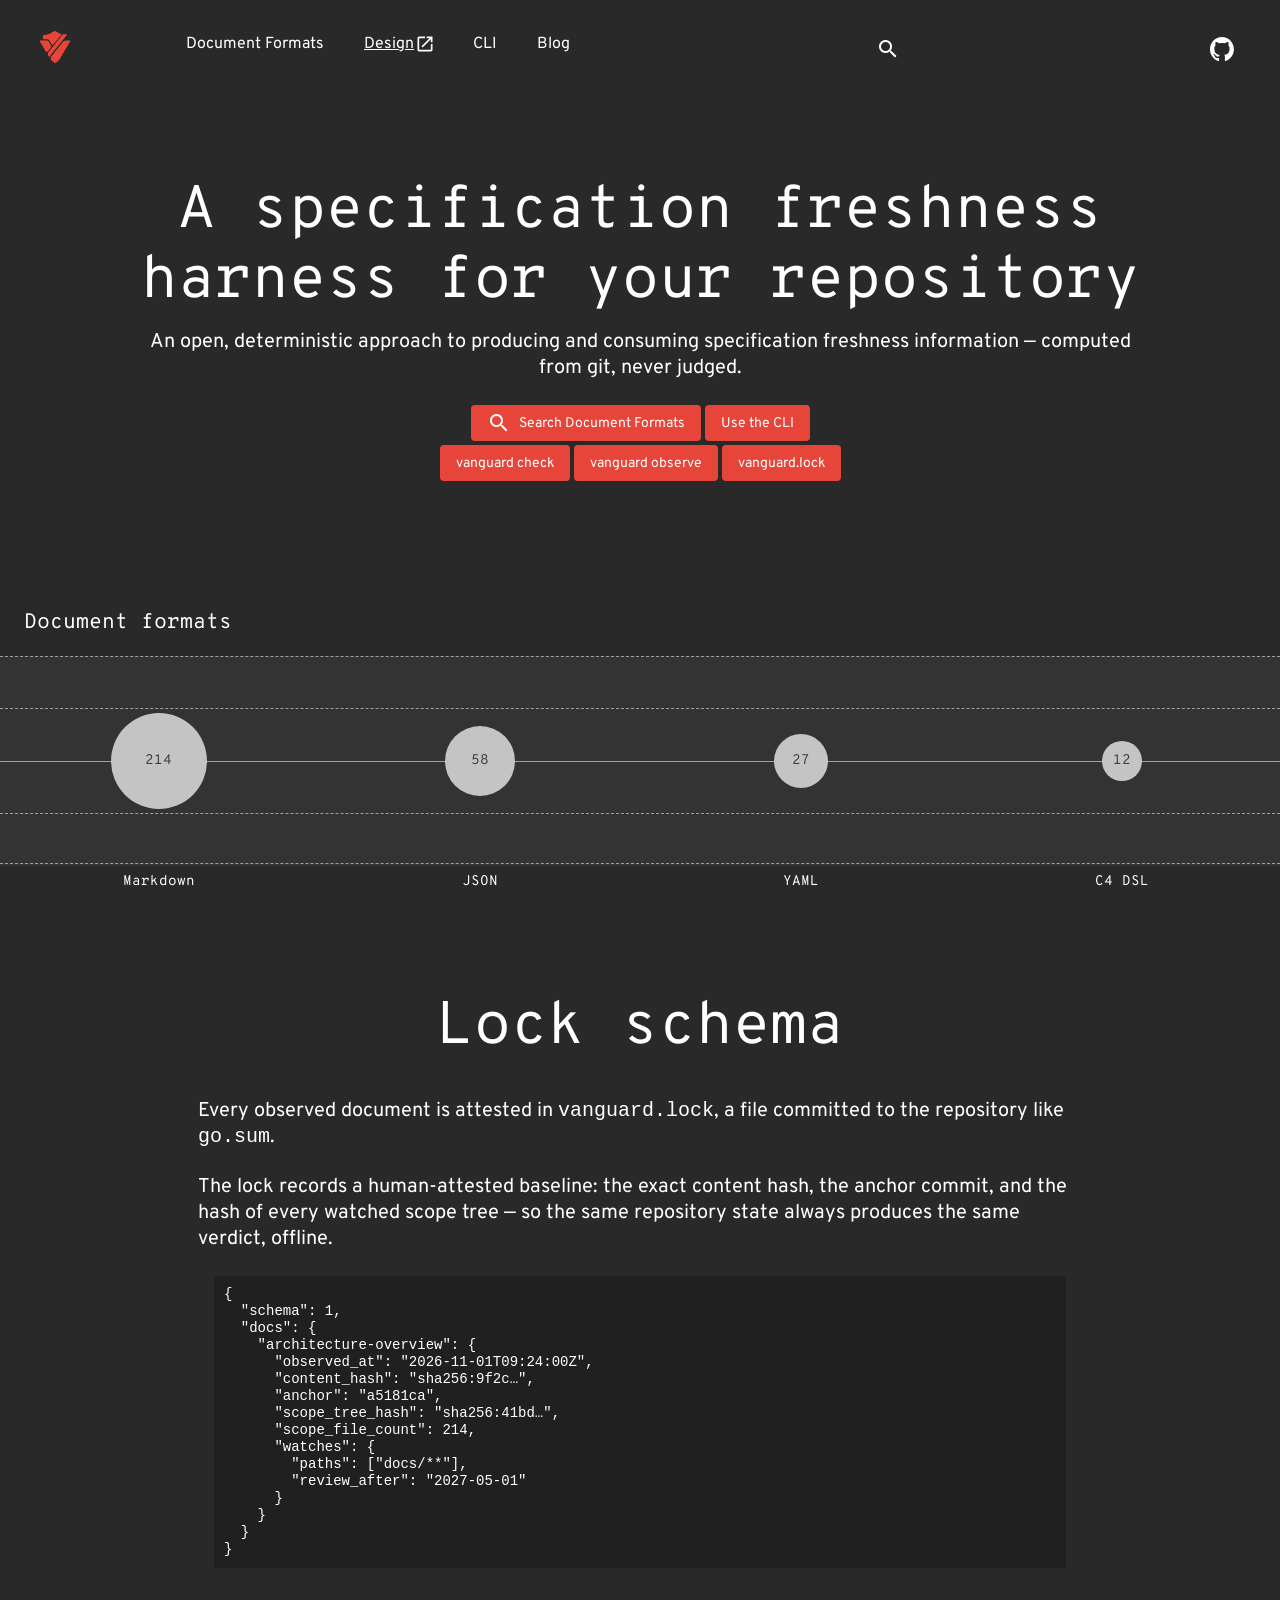
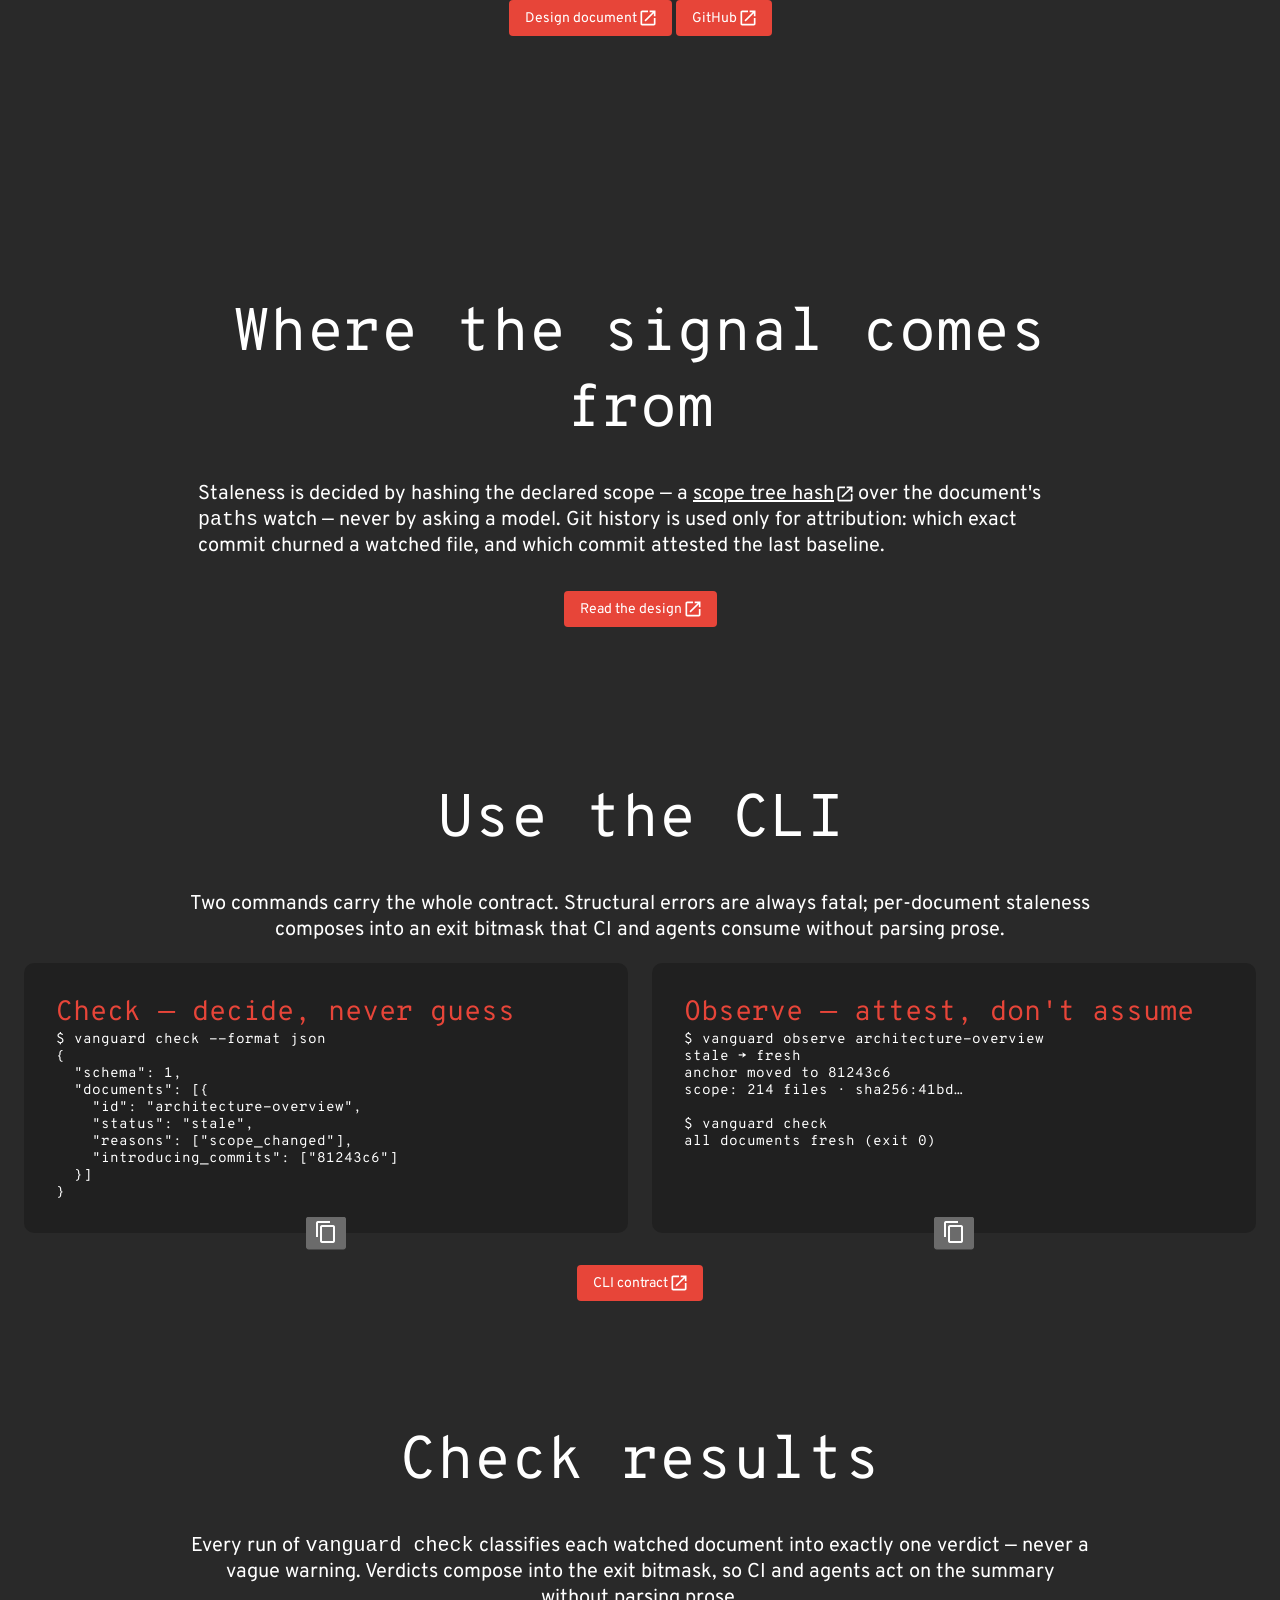
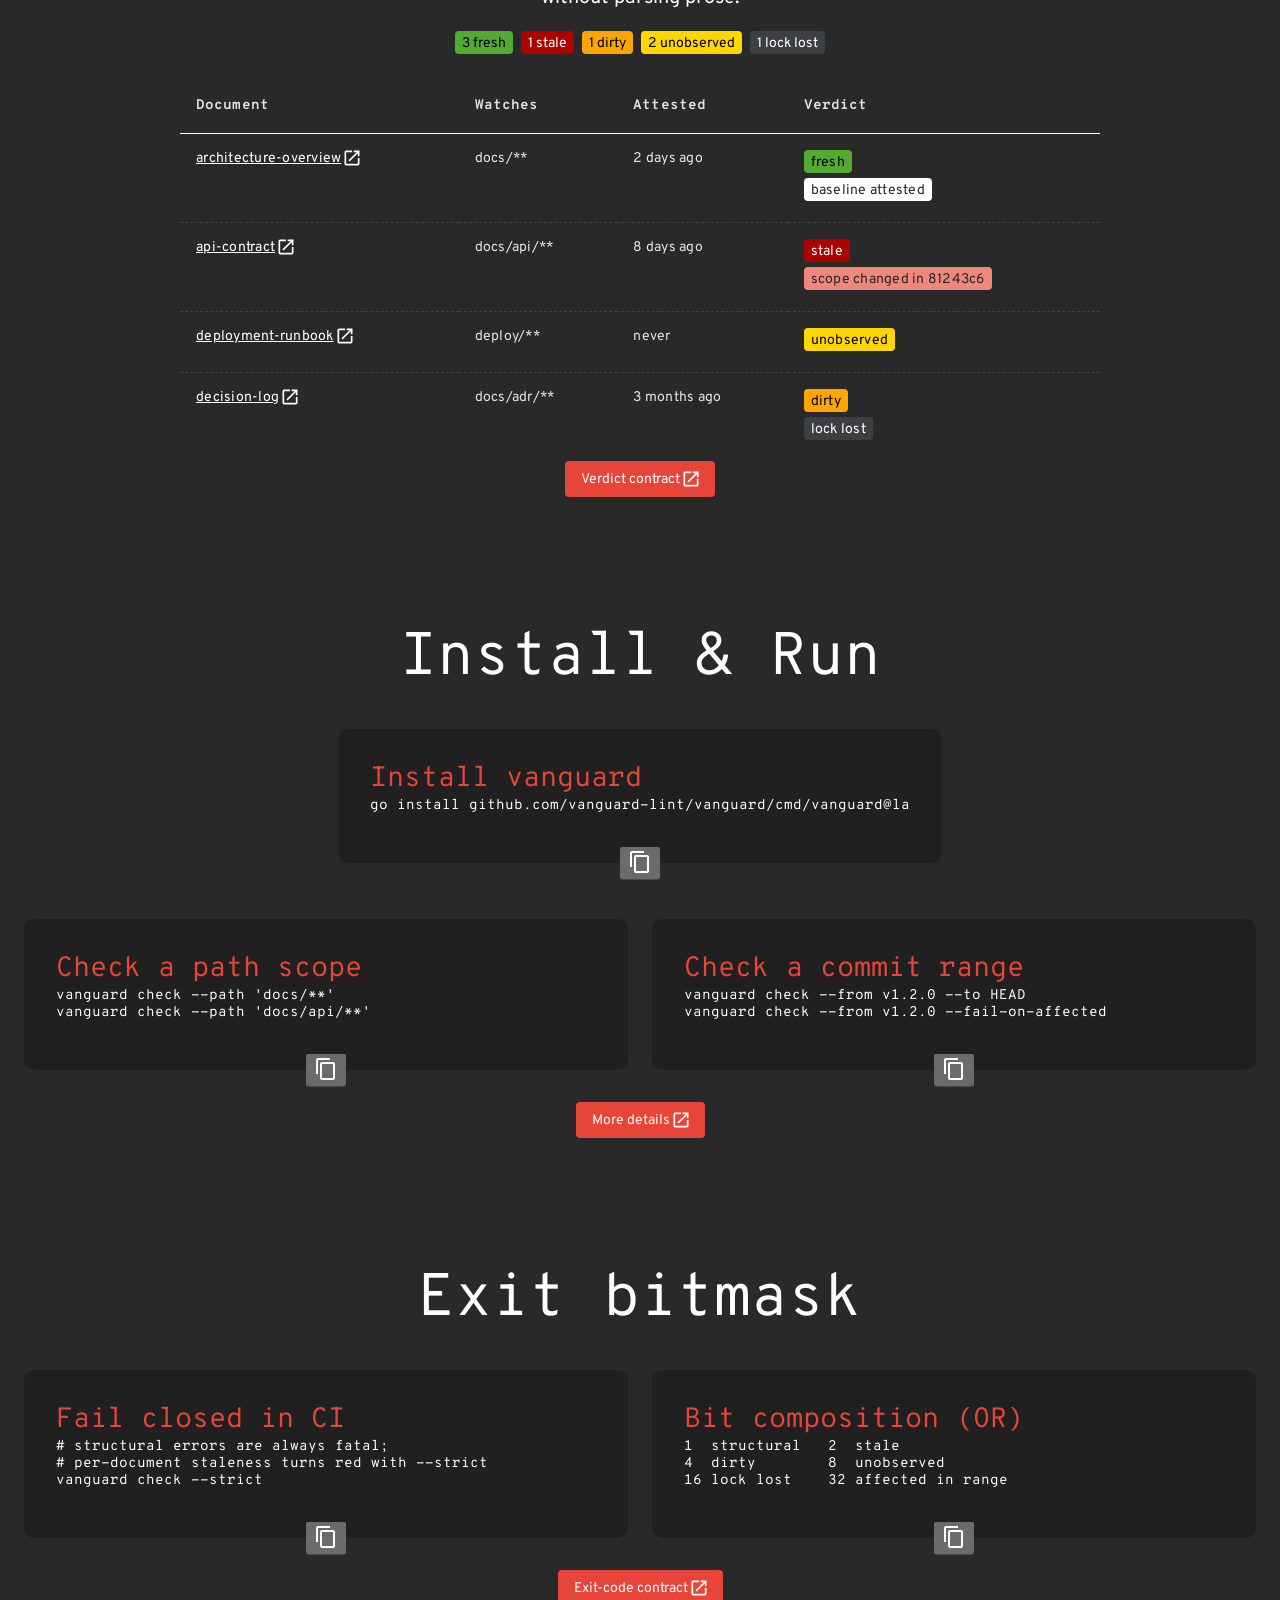
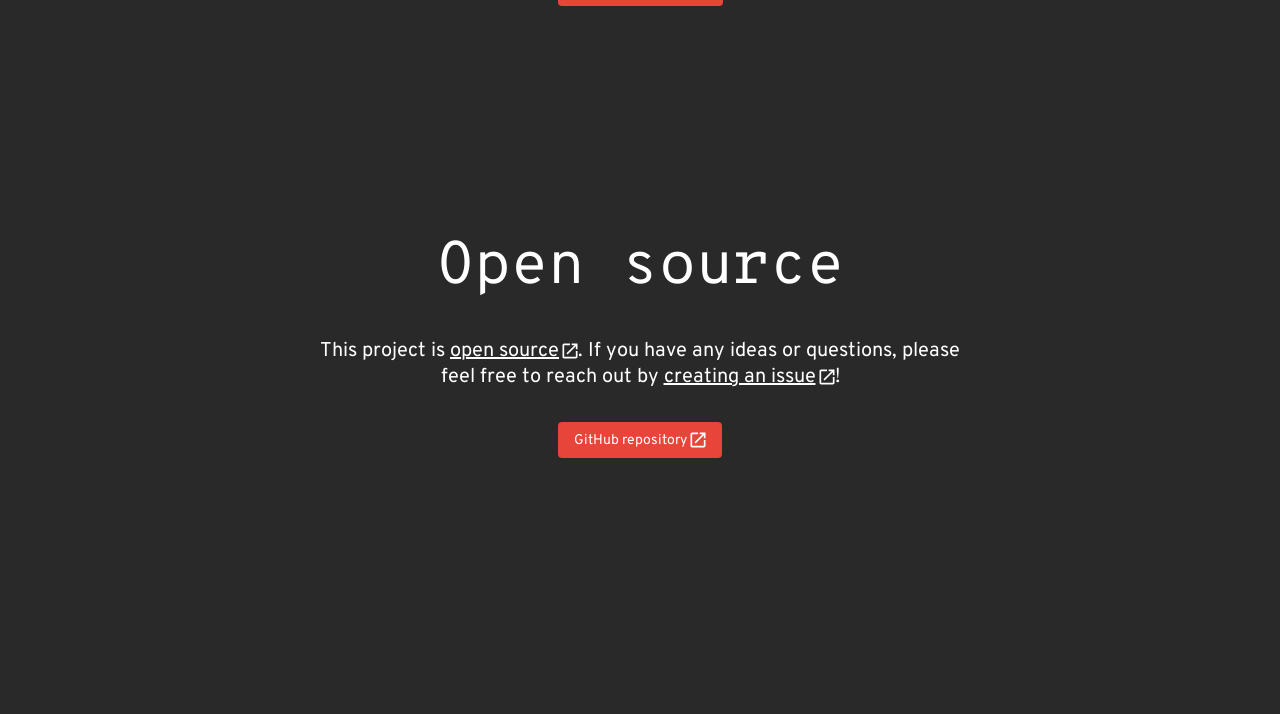
<file: website/index.html>
﻿<!doctype html>
<!--
  Website for vanguard-spec.
  Markup and styling derived from https://osv.dev (google/osv-dev, Apache 2.0),
  recolored to the vanguard brand (#E74539) and rewritten for vanguard content.
  See static/OSV-LICENSE.
-->
<html lang="en"><head><meta name="description" content="A deterministic specification freshness harness. vanguard keeps spec documents honest — which documents have gone stale, and what exactly made them stale."><meta name="viewport" content="width=device-width,initial-scale=1"><script>
    const theme = localStorage.getItem('theme') || 'dark';
    document.documentElement.setAttribute('data-theme', theme);</script><link rel="icon" type="image/svg+xml" href="static/img/logo-vanguard.svg"><link rel="preconnect" href="https://fonts.googleapis.com"><link rel="preconnect" href="https://fonts.gstatic.com" crossorigin><link rel="stylesheet" href="https://fonts.googleapis.com/css?family=Material+Icons&display=block"><link rel="stylesheet" href="https://fonts.googleapis.com/css2?family=Overpass+Mono:wght@400;700&family=Overpass:ital,wght@0,400;0,700;1,400&display=swap"><meta charset="utf-8"><title id="title">vanguard-spec — lock down architectural invariants before line one</title>
<link rel="preload" fetchpriority="high" as="image" href="static/img/external-link.svg" type="image/webp">
<script defer="defer" src="site.js"></script><link href="static/main.css" rel="stylesheet"></head><body><div class="wrapper decorated"><header class="top-bar"><div class="logo"><a href="/" aria-label="Home page"><img alt="vanguard-spec logo" class="logo-img-light" src="static/img/logo-vanguard.svg" width="30" height="32"> <img alt="vanguard-spec logo" class="logo-img-dark" src="static/img/logo-vanguard.svg" width="30" height="32"></a></div><input type="checkbox" id="hamburger-checkbox" aria-label="Hamburger Menu"> <label class="hamburger" for="hamburger-checkbox"><span></span> <span></span> <span></span></label><ul class="tabs"><li class=" page-link"><a href="#formats">Document Formats</a></li><li class=" page-link external-link"><a href="https://github.com/vanguard-lint/vanguard-spec/blob/main/.vanguard/docs/design/vanguard.md" target="_blank">Design</a></li><li class=" page-link"><a href="#use-the-cli">CLI</a></li><li class=" page-link"><a href="blog/">Blog</a></li><ul class="push social-icons"><li class="search-container-nav"><div class="search-toggle-container"><form class="search-form search-suggestions-container" action="#formats"><input name="q" class="search-input" placeholder="Search documents..." maxlength="300" autocomplete="off"> <button type="submit" class="search-submit" aria-label="Search"><span class="material-icons">arrow_forward</span></button></form><button class="search-toggle" aria-label="Toggle search" aria-expanded="false"><span class="material-icons">search</span></button></div></li><li class="theme-toggle-container"><button id="theme-toggle" class="theme-toggle-btn" aria-label="Toggle theme"><span class="material-icons icon-light-mode">light_mode</span> <span class="material-icons icon-dark-mode">dark_mode</span></button></li><li class="github-container"><a class="logo-img" href="https://github.com/vanguard-lint/vanguard-spec" target="_blank" aria-label="Go to our github page"><img class="logo-link" src="static/img/github-mark-white.svg" alt="Github Logo" width="24" height="24"></a></li></ul></ul></header>
<div class="mdc-layout-grid home-page">
  <div class="mdc-layout-grid__inner">
    <div class="mdc-layout-grid__cell--span-12 hero">
      <h1 class="title">A specification freshness harness for your repository</h1>
      <div class="explainer">
        <p>An open, deterministic approach to producing and consuming specification
          freshness information — computed from git, never judged.
        </p>
      </div>
      <div class="cta">
        <a class="cta-primary link-button" href="#formats"><span class="material-icons" style="margin-right: 8px;">search</span>
          Search Document Formats</a>
        <a class="cta-primary link-button" href="#use-the-cli">Use the CLI</a>
      </div>
      <div class="cta">
        <a class="cta-primary link-button" href="#use-the-cli">vanguard check</a>
        <a class="cta-primary link-button" href="#use-the-cli">vanguard observe</a>
        <a class="cta-primary link-button" href="#schema">vanguard.lock</a>
      </div>
    </div>
    <div class="mdc-layout-grid__cell--span-12 ecosystems-section">
      <h2 class="heading">Document formats</h2>
      <div class="ecosystem-counts-wrapper">
        <div class="ecosystems-line-mid"></div>
        <div class="ecosystems-line-0"></div>
        <div class="ecosystems-line-1"></div>
        <div class="ecosystems-line-2"></div>
        <div class="ecosystems-line-3"></div>
        <dl class="ecosystem-counts">

          <dt class="ecosystem-name">Markdown</dt>
          <dd class="ecosystem-count-wrapper">
            <a href="#schema">
              <span class="ecosystem-count" style="
                      width: 96px; height: 96px; line-height: 96px">
                214
                <span class="tooltip" style="
                       top: -52px;">
                  View Markdown documents
                </span>
              </span></a>
          </dd>

          <dt class="ecosystem-name">JSON</dt>
          <dd class="ecosystem-count-wrapper">
            <a href="#schema">
              <span class="ecosystem-count" style="
                      width: 70px; height: 70px; line-height: 70px">
                58
                <span class="tooltip" style="
                       top: -39px;">
                  View JSON documents
                </span>
              </span></a>
          </dd>

          <dt class="ecosystem-name">YAML</dt>
          <dd class="ecosystem-count-wrapper">
            <a href="#schema">
              <span class="ecosystem-count" style="
                      width: 54px; height: 54px; line-height: 54px">
                27
                <span class="tooltip" style="
                       top: -31px;">
                  View YAML documents
                </span>
              </span></a>
          </dd>

          <dt class="ecosystem-name">C4 DSL</dt>
          <dd class="ecosystem-count-wrapper">
            <a href="#schema">
              <span class="ecosystem-count" style="
                      width: 40px; height: 40px; line-height: 40px">
                12
                <span class="tooltip" style="
                       top: -24px;">
                  View C4 DSL documents
                </span>
              </span></a>
          </dd>

        </dl>
      </div>
    </div>

    <div class="mdc-layout-grid__cell--span-12 text-info" id="schema">
      <h2 class="heading">Lock schema</h2>
      <p class="description">
        Every observed document is attested in
        <code>vanguard.lock</code>, a file committed to the repository like
        <code>go.sum</code>.
      </p>
      <p class="description">
        The lock records a human-attested baseline: the exact content hash,
        the anchor commit, and the hash of every watched scope tree — so the
        same repository state always produces the same verdict, offline.
      </p>
      <div class="mdc-layout-grid__inner">
        <div class="mdc-layout-grid__cell--span-12">
          <pre class="big-code-block"><code>{
  "schema": 1,
  "docs": {
    "architecture-overview": {
      "observed_at": "2026-11-01T09:24:00Z",
      "content_hash": "sha256:9f2c…",
      "anchor": "a5181ca",
      "scope_tree_hash": "sha256:41bd…",
      "scope_file_count": 214,
      "watches": {
        "paths": ["docs/**"],
        "review_after": "2027-05-01"
      }
    }
  }
}</code></pre>
        </div>
      </div>
      <div class="cta">
        <a class="cta-primary link-button" href="https://github.com/vanguard-lint/vanguard-spec/blob/main/.vanguard/docs/design/vanguard.md">Design document</a>
        <a class="cta-primary link-button" href="https://github.com/vanguard-lint/vanguard-spec">GitHub</a>
      </div>
    </div>
    <div class="mdc-layout-grid__cell--span-12 text-info data-sources">
      <h2 class="heading">Where the signal comes from</h2>
      <p class="description">
        Staleness is decided by hashing the declared scope — a
        <a href="https://github.com/vanguard-lint/vanguard-spec/blob/main/.vanguard/docs/design/vanguard.md">scope tree hash</a>
        over the document's <code>paths</code> watch — never by asking a model.
        Git history is used only for attribution: which exact commit churned a
        watched file, and which commit attested the last baseline.
      </p>
      <div class="cta">
        <a class="cta-primary link-button" href="https://github.com/vanguard-lint/vanguard-spec/blob/main/.vanguard/docs/design/vanguard.md"
           aria-label="Learn more in the design document">Read the design</a>
      </div>
    </div>
    <div id="use-the-cli" class="mdc-layout-grid__cell--span-12 usage-examples">
      <h2 class="heading">Use the CLI</h2>
      <p class="description">
        Two commands carry the whole contract. Structural errors are always
        fatal; per-document staleness composes into an exit bitmask that CI
        and agents consume without parsing prose.
      </p>
      <div class="code-card-container mdc-layout-grid__inner">
        <div class="code-card mdc-layout-grid__cell--span-6 mdc-layout-grid__cell--span-12-tablet">
          <h3 class="code-card-title">Check — decide, never guess</h3>
          <pre class="code-card-content" id="example-check">$ vanguard check --format json
{
  "schema": 1,
  "documents": [{
    "id": "architecture-overview",
    "status": "stale",
    "reasons": ["scope_changed"],
    "introducing_commits": ["81243c6"]
  }]
}</pre>
          <button class="code-card-copy copy-btn" for="example-check" aria-label="Copy">
            <span class="material-icons">content_copy</span>
          </button>
        </div>
        <div class="code-card mdc-layout-grid__cell--span-6 mdc-layout-grid__cell--span-12-tablet">
          <h3 class="code-card-title">Observe — attest, don't assume</h3>
          <pre class="code-card-content" id="example-observe">$ vanguard observe architecture-overview
stale → fresh
anchor moved to 81243c6
scope: 214 files · sha256:41bd…

$ vanguard check
all documents fresh (exit 0)</pre>
          <button class="code-card-copy copy-btn" for="example-observe" aria-label="Copy">
            <span class="material-icons">content_copy</span>
          </button>
        </div>
      </div>
      <div class="mdc-layout-grid__cell--span-12">
        <div class="cta">
          <a class="cta-primary link-button" href="https://github.com/vanguard-lint/vanguard-spec/blob/main/.vanguard/docs/design/vanguard.md">CLI contract</a>
        </div>
      </div>
    </div>
    <div id="check-results" class="mdc-layout-grid__cell--span-12 usage-examples">
      <h2 class="heading">Check results</h2>
      <p class="description">
        Every run of <code>vanguard check</code> classifies each watched
        document into exactly one verdict — never a vague warning. Verdicts
        compose into the exit bitmask, so CI and agents act on the summary
        without parsing prose.
      </p>
      <div class="verdict-pills">
        <span class="tag severity-low">3 fresh</span>
        <span class="tag severity-critical">1 stale</span>
        <span class="tag severity-high">1 dirty</span>
        <span class="tag severity-medium">2 unobserved</span>
        <span class="tag severity-invalid">1 lock lost</span>
      </div>
      <div class="vuln-table-container mdc-data-table">
        <div role="table" class="vuln-table mdc-data-table__table" aria-label="Document ledger check results">
          <div role="rowgroup" class="vuln-table-header">
            <div role="row" class="vuln-table-row mdc-data-table__header-row">
              <span class="vuln-table-cell mdc-data-table__header-cell vuln-table-header" role="columnheader" scope="col" aria-sort="none" data-column-id="id">
                <div class="mdc-data-table__header-cell-wrapper">
                  <div class="mdc-data-table__header-cell-label">Document</div>
                </div>
              </span>
              <span class="vuln-table-cell mdc-data-table__header-cell vuln-table-header" role="columnheader" scope="col" aria-sort="none" data-column-id="watches">
                <div class="mdc-data-table__header-cell-wrapper">
                  <div class="mdc-data-table__header-cell-label">Watches</div>
                </div>
              </span>
              <span class="vuln-table-cell mdc-data-table__header-cell vuln-table-header" role="columnheader" scope="col" aria-sort="none" data-column-id="attested">
                <div class="mdc-data-table__header-cell-wrapper">
                  <div class="mdc-data-table__header-cell-label">Attested</div>
                </div>
              </span>
              <span class="vuln-table-cell mdc-data-table__header-cell vuln-table-header" role="columnheader" scope="col" aria-sort="none" data-column-id="verdict">
                <div class="mdc-data-table__header-cell-wrapper">
                  <div class="mdc-data-table__header-cell-label">Verdict</div>
                </div>
              </span>
            </div>
          </div>
          <div role="rowgroup" class="vuln-table-rows mdc-data-table__content">
            <div role="row" class="vuln-table-row mdc-data-table__row">
              <span role="cell" class="vuln-table-cell mdc-data-table__cell">
                <a href="https://github.com/vanguard-lint/vanguard-spec/blob/main/.vanguard/docs/design/vanguard.md">architecture-overview</a>
              </span>
              <span role="cell" class="vuln-table-cell vuln-packages mdc-data-table__cell">
                <ul class="packages">
                  <li>docs/**</li>
                </ul>
              </span>
              <span role="cell" class="vuln-table-cell mdc-data-table__cell">
                <span title="2026-11-01">2 days ago</span>
              </span>
              <span role="cell" class="vuln-table-cell vuln-attributes mdc-data-table__cell">
                <ul class="tags">
                  <li><span class="tag severity-low">fresh</span></li>
                  <li><span class="tag fix-available">baseline attested</span></li>
                </ul>
              </span>
            </div>
            <div role="row" class="vuln-table-row mdc-data-table__row">
              <span role="cell" class="vuln-table-cell mdc-data-table__cell">
                <a href="https://github.com/vanguard-lint/vanguard-spec/blob/main/.vanguard/docs/design/vanguard.md">api-contract</a>
              </span>
              <span role="cell" class="vuln-table-cell vuln-packages mdc-data-table__cell">
                <ul class="packages">
                  <li>docs/api/**</li>
                </ul>
              </span>
              <span role="cell" class="vuln-table-cell mdc-data-table__cell">
                <span title="2026-10-26">8 days ago</span>
              </span>
              <span role="cell" class="vuln-table-cell vuln-attributes mdc-data-table__cell">
                <ul class="tags">
                  <li><span class="tag severity-critical">stale</span></li>
                  <li><span class="tag fix-unavailable">scope changed in 81243c6</span></li>
                </ul>
              </span>
            </div>
            <div role="row" class="vuln-table-row mdc-data-table__row">
              <span role="cell" class="vuln-table-cell mdc-data-table__cell">
                <a href="https://github.com/vanguard-lint/vanguard-spec/blob/main/.vanguard/docs/design/vanguard.md">deployment-runbook</a>
              </span>
              <span role="cell" class="vuln-table-cell vuln-packages mdc-data-table__cell">
                <ul class="packages">
                  <li>deploy/**</li>
                </ul>
              </span>
              <span role="cell" class="vuln-table-cell mdc-data-table__cell">
                <span title="never attested">never</span>
              </span>
              <span role="cell" class="vuln-table-cell vuln-attributes mdc-data-table__cell">
                <ul class="tags">
                  <li><span class="tag severity-medium">unobserved</span></li>
                </ul>
              </span>
            </div>
            <div role="row" class="vuln-table-row mdc-data-table__row">
              <span role="cell" class="vuln-table-cell mdc-data-table__cell">
                <a href="https://github.com/vanguard-lint/vanguard-spec/blob/main/.vanguard/docs/design/vanguard.md">decision-log</a>
              </span>
              <span role="cell" class="vuln-table-cell vuln-packages mdc-data-table__cell">
                <ul class="packages">
                  <li>docs/adr/**</li>
                </ul>
              </span>
              <span role="cell" class="vuln-table-cell mdc-data-table__cell">
                <span title="2026-08-02">3 months ago</span>
              </span>
              <span role="cell" class="vuln-table-cell vuln-attributes mdc-data-table__cell">
                <ul class="tags">
                  <li><span class="tag severity-high">dirty</span></li>
                  <li><span class="tag severity-invalid">lock lost</span></li>
                </ul>
              </span>
            </div>
          </div>
        </div>
      </div>
      <div class="mdc-layout-grid__cell--span-12">
        <div class="cta">
          <a class="cta-primary link-button" href="https://github.com/vanguard-lint/vanguard-spec/blob/main/.vanguard/docs/design/vanguard.md">Verdict contract</a>
        </div>
      </div>
    </div>
    <div id="use-vanguard-install" class="mdc-layout-grid__cell--span-12 usage-examples">

      <h2 class="heading">Install &amp; Run</h2>
      <div class="code-card-container mdc-layout-grid__inner">
        <div class="mobile-spacer mdc-layout-grid__cell--span-3"></div>
        <div class="code-card mdc-layout-grid__cell--span-6 mdc-layout-grid__cell--span-12-tablet">
          <h3 class="code-card-title">Install vanguard</h3>
          <pre class="code-card-content" id="example-install">
go install github.com/vanguard-lint/vanguard/cmd/vanguard@latest
          </pre>
          <button class="code-card-copy copy-btn" for="example-install" aria-label="Copy">
            <span class="material-icons">content_copy</span>
          </button>
        </div>
        <div class="mobile-spacer mdc-layout-grid__cell--span-3"></div>
        <div class="code-card mdc-layout-grid__cell--span-6 mdc-layout-grid__cell--span-12-tablet">
          <h3 class="code-card-title">Check a path scope</h3>
          <pre class="code-card-content" id="example-paths">
vanguard check --path 'docs/**'
vanguard check --path 'docs/api/**'
          </pre>
          <button class="code-card-copy copy-btn" for="example-paths" aria-label="Copy">
            <span class="material-icons">content_copy</span>
          </button>
        </div>
        <div class="code-card mdc-layout-grid__cell--span-6 mdc-layout-grid__cell--span-12-tablet">
          <h3 class="code-card-title">Check a commit range</h3>
          <pre class="code-card-content" id="example-range">
vanguard check --from v1.2.0 --to HEAD
vanguard check --from v1.2.0 --fail-on-affected
          </pre>
          <button class="code-card-copy copy-btn" for="example-range" aria-label="Copy">
            <span class="material-icons">content_copy</span>
          </button>
        </div>
      </div>
      <div class="mdc-layout-grid__cell--span-12">
        <div class="cta">
          <a class="cta-primary link-button" href="https://github.com/vanguard-lint/vanguard-spec">More details</a>
        </div>
      </div>
    </div>
    <div id="use-exit-codes" class="mdc-layout-grid__cell--span-12 usage-examples">

      <h2 class="heading">Exit bitmask</h2>
      <div class="code-card-container mdc-layout-grid__inner">
        <div class="code-card mdc-layout-grid__cell--span-6 mdc-layout-grid__cell--span-12-tablet">
          <h3 class="code-card-title">Fail closed in CI</h3>
          <pre class="code-card-content" id="example-strict">
# structural errors are always fatal;
# per-document staleness turns red with --strict
vanguard check --strict
          </pre>
          <button class="code-card-copy copy-btn" for="example-strict" aria-label="Copy">
            <span class="material-icons">content_copy</span>
          </button>
        </div>
        <div class="code-card mdc-layout-grid__cell--span-6 mdc-layout-grid__cell--span-12-tablet">
          <h3 class="code-card-title">Bit composition (OR)</h3>
          <pre class="code-card-content" id="example-bits">
1  structural   2  stale
4  dirty        8  unobserved
16 lock lost    32 affected in range
          </pre>
          <button class="code-card-copy copy-btn" for="example-bits" aria-label="Copy">
            <span class="material-icons">content_copy</span>
          </button>
        </div>


      </div>
      <div class="mdc-layout-grid__cell--span-12">
        <div class="cta">
          <a class="cta-primary link-button"
             href="https://github.com/vanguard-lint/vanguard-spec/blob/main/.vanguard/docs/design/vanguard.md">Exit-code contract</a>
        </div>
      </div>
    </div>
    <div class="mdc-layout-grid__cell--span-12 usage-examples">
      <div class="mdc-layout-grid__cell--span-12 open-source-banner">
        <h2 class="heading">Open source</h2>
        <p class="description"> This project is <a href="https://github.com/vanguard-lint/vanguard-spec">open source</a>. If you
          have any ideas or questions, please feel free to reach out by <a
              href="https://github.com/vanguard-lint/vanguard-spec/issues">creating an issue</a>! </p>

        <div class="cta">
          <a class="cta-primary link-button" href="https://github.com/vanguard-lint/vanguard-spec"
             aria-label="Go to the GitHub repository">GitHub repository</a>
        </div>
      </div>
    </div>
  </div>
  <footer>
  </footer>
</div>
</div></body></html>
</file>
<file: website/static/main.css>
﻿:root{--mdc-layout-grid-margin-desktop: 24px;--mdc-layout-grid-gutter-desktop: 24px;--mdc-layout-grid-column-width-desktop: 72px;--mdc-layout-grid-margin-tablet: 16px;--mdc-layout-grid-gutter-tablet: 16px;--mdc-layout-grid-column-width-tablet: 72px;--mdc-layout-grid-margin-phone: 16px;--mdc-layout-grid-gutter-phone: 16px;--mdc-layout-grid-column-width-phone: 72px}@media(min-width: 840px){.mdc-layout-grid{box-sizing:border-box;margin:0 auto;padding:24px;padding:var(--mdc-layout-grid-margin-desktop, 24px)}}@media(min-width: 600px)and (max-width: 839px){.mdc-layout-grid{box-sizing:border-box;margin:0 auto;padding:16px;padding:var(--mdc-layout-grid-margin-tablet, 16px)}}@media(max-width: 599px){.mdc-layout-grid{box-sizing:border-box;margin:0 auto;padding:16px;padding:var(--mdc-layout-grid-margin-phone, 16px)}}@media(min-width: 840px){.mdc-layout-grid__inner{display:flex;flex-flow:row wrap;align-items:stretch;margin:-12px;margin:calc(var(--mdc-layout-grid-gutter-desktop, 24px)/2*-1)}@supports(display: grid){.mdc-layout-grid__inner{display:grid;margin:0;grid-gap:24px;grid-gap:var(--mdc-layout-grid-gutter-desktop, 24px);grid-template-columns:repeat(12, minmax(0, 1fr))}}}@media(min-width: 600px)and (max-width: 839px){.mdc-layout-grid__inner{display:flex;flex-flow:row wrap;align-items:stretch;margin:-8px;margin:calc(var(--mdc-layout-grid-gutter-tablet, 16px)/2*-1)}@supports(display: grid){.mdc-layout-grid__inner{display:grid;margin:0;grid-gap:16px;grid-gap:var(--mdc-layout-grid-gutter-tablet, 16px);grid-template-columns:repeat(8, minmax(0, 1fr))}}}@media(max-width: 599px){.mdc-layout-grid__inner{display:flex;flex-flow:row wrap;align-items:stretch;margin:-8px;margin:calc(var(--mdc-layout-grid-gutter-phone, 16px)/2*-1)}@supports(display: grid){.mdc-layout-grid__inner{display:grid;margin:0;grid-gap:16px;grid-gap:var(--mdc-layout-grid-gutter-phone, 16px);grid-template-columns:repeat(4, minmax(0, 1fr))}}}@media(min-width: 840px){.mdc-layout-grid__cell{width:calc(33.3333333333% - 24px);width:calc(33.3333333333% - var(--mdc-layout-grid-gutter-desktop, 24px))}@supports(display: grid){.mdc-layout-grid__cell{width:auto;grid-column-end:span 4}}.mdc-layout-grid__cell{box-sizing:border-box;margin:12px;margin:calc(var(--mdc-layout-grid-gutter-desktop, 24px)/2)}@supports(display: grid){.mdc-layout-grid__cell{margin:0}}.mdc-layout-grid__cell--span-1,.mdc-layout-grid__cell--span-1-desktop{width:calc(8.3333333333% - 24px);width:calc(8.3333333333% - var(--mdc-layout-grid-gutter-desktop, 24px))}@supports(display: grid){.mdc-layout-grid__cell--span-1,.mdc-layout-grid__cell--span-1-desktop{width:auto;grid-column-end:span 1}}.mdc-layout-grid__cell--span-2,.mdc-layout-grid__cell--span-2-desktop{width:calc(16.6666666667% - 24px);width:calc(16.6666666667% - var(--mdc-layout-grid-gutter-desktop, 24px))}@supports(display: grid){.mdc-layout-grid__cell--span-2,.mdc-layout-grid__cell--span-2-desktop{width:auto;grid-column-end:span 2}}.mdc-layout-grid__cell--span-3,.mdc-layout-grid__cell--span-3-desktop{width:calc(25% - 24px);width:calc(25% - var(--mdc-layout-grid-gutter-desktop, 24px))}@supports(display: grid){.mdc-layout-grid__cell--span-3,.mdc-layout-grid__cell--span-3-desktop{width:auto;grid-column-end:span 3}}.mdc-layout-grid__cell--span-4,.mdc-layout-grid__cell--span-4-desktop{width:calc(33.3333333333% - 24px);width:calc(33.3333333333% - var(--mdc-layout-grid-gutter-desktop, 24px))}@supports(display: grid){.mdc-layout-grid__cell--span-4,.mdc-layout-grid__cell--span-4-desktop{width:auto;grid-column-end:span 4}}.mdc-layout-grid__cell--span-5,.mdc-layout-grid__cell--span-5-desktop{width:calc(41.6666666667% - 24px);width:calc(41.6666666667% - var(--mdc-layout-grid-gutter-desktop, 24px))}@supports(display: grid){.mdc-layout-grid__cell--span-5,.mdc-layout-grid__cell--span-5-desktop{width:auto;grid-column-end:span 5}}.mdc-layout-grid__cell--span-6,.mdc-layout-grid__cell--span-6-desktop{width:calc(50% - 24px);width:calc(50% - var(--mdc-layout-grid-gutter-desktop, 24px))}@supports(display: grid){.mdc-layout-grid__cell--span-6,.mdc-layout-grid__cell--span-6-desktop{width:auto;grid-column-end:span 6}}.mdc-layout-grid__cell--span-7,.mdc-layout-grid__cell--span-7-desktop{width:calc(58.3333333333% - 24px);width:calc(58.3333333333% - var(--mdc-layout-grid-gutter-desktop, 24px))}@supports(display: grid){.mdc-layout-grid__cell--span-7,.mdc-layout-grid__cell--span-7-desktop{width:auto;grid-column-end:span 7}}.mdc-layout-grid__cell--span-8,.mdc-layout-grid__cell--span-8-desktop{width:calc(66.6666666667% - 24px);width:calc(66.6666666667% - var(--mdc-layout-grid-gutter-desktop, 24px))}@supports(display: grid){.mdc-layout-grid__cell--span-8,.mdc-layout-grid__cell--span-8-desktop{width:auto;grid-column-end:span 8}}.mdc-layout-grid__cell--span-9,.mdc-layout-grid__cell--span-9-desktop{width:calc(75% - 24px);width:calc(75% - var(--mdc-layout-grid-gutter-desktop, 24px))}@supports(display: grid){.mdc-layout-grid__cell--span-9,.mdc-layout-grid__cell--span-9-desktop{width:auto;grid-column-end:span 9}}.mdc-layout-grid__cell--span-10,.mdc-layout-grid__cell--span-10-desktop{width:calc(83.3333333333% - 24px);width:calc(83.3333333333% - var(--mdc-layout-grid-gutter-desktop, 24px))}@supports(display: grid){.mdc-layout-grid__cell--span-10,.mdc-layout-grid__cell--span-10-desktop{width:auto;grid-column-end:span 10}}.mdc-layout-grid__cell--span-11,.mdc-layout-grid__cell--span-11-desktop{width:calc(91.6666666667% - 24px);width:calc(91.6666666667% - var(--mdc-layout-grid-gutter-desktop, 24px))}@supports(display: grid){.mdc-layout-grid__cell--span-11,.mdc-layout-grid__cell--span-11-desktop{width:auto;grid-column-end:span 11}}.mdc-layout-grid__cell--span-12,.mdc-layout-grid__cell--span-12-desktop{width:calc(100% - 24px);width:calc(100% - var(--mdc-layout-grid-gutter-desktop, 24px))}@supports(display: grid){.mdc-layout-grid__cell--span-12,.mdc-layout-grid__cell--span-12-desktop{width:auto;grid-column-end:span 12}}}@media(min-width: 600px)and (max-width: 839px){.mdc-layout-grid__cell{width:calc(50% - 16px);width:calc(50% - var(--mdc-layout-grid-gutter-tablet, 16px))}@supports(display: grid){.mdc-layout-grid__cell{width:auto;grid-column-end:span 4}}.mdc-layout-grid__cell{box-sizing:border-box;margin:8px;margin:calc(var(--mdc-layout-grid-gutter-tablet, 16px)/2)}@supports(display: grid){.mdc-layout-grid__cell{margin:0}}.mdc-layout-grid__cell--span-1,.mdc-layout-grid__cell--span-1-tablet{width:calc(12.5% - 16px);width:calc(12.5% - var(--mdc-layout-grid-gutter-tablet, 16px))}@supports(display: grid){.mdc-layout-grid__cell--span-1,.mdc-layout-grid__cell--span-1-tablet{width:auto;grid-column-end:span 1}}.mdc-layout-grid__cell--span-2,.mdc-layout-grid__cell--span-2-tablet{width:calc(25% - 16px);width:calc(25% - var(--mdc-layout-grid-gutter-tablet, 16px))}@supports(display: grid){.mdc-layout-grid__cell--span-2,.mdc-layout-grid__cell--span-2-tablet{width:auto;grid-column-end:span 2}}.mdc-layout-grid__cell--span-3,.mdc-layout-grid__cell--span-3-tablet{width:calc(37.5% - 16px);width:calc(37.5% - var(--mdc-layout-grid-gutter-tablet, 16px))}@supports(display: grid){.mdc-layout-grid__cell--span-3,.mdc-layout-grid__cell--span-3-tablet{width:auto;grid-column-end:span 3}}.mdc-layout-grid__cell--span-4,.mdc-layout-grid__cell--span-4-tablet{width:calc(50% - 16px);width:calc(50% - var(--mdc-layout-grid-gutter-tablet, 16px))}@supports(display: grid){.mdc-layout-grid__cell--span-4,.mdc-layout-grid__cell--span-4-tablet{width:auto;grid-column-end:span 4}}.mdc-layout-grid__cell--span-5,.mdc-layout-grid__cell--span-5-tablet{width:calc(62.5% - 16px);width:calc(62.5% - var(--mdc-layout-grid-gutter-tablet, 16px))}@supports(display: grid){.mdc-layout-grid__cell--span-5,.mdc-layout-grid__cell--span-5-tablet{width:auto;grid-column-end:span 5}}.mdc-layout-grid__cell--span-6,.mdc-layout-grid__cell--span-6-tablet{width:calc(75% - 16px);width:calc(75% - var(--mdc-layout-grid-gutter-tablet, 16px))}@supports(display: grid){.mdc-layout-grid__cell--span-6,.mdc-layout-grid__cell--span-6-tablet{width:auto;grid-column-end:span 6}}.mdc-layout-grid__cell--span-7,.mdc-layout-grid__cell--span-7-tablet{width:calc(87.5% - 16px);width:calc(87.5% - var(--mdc-layout-grid-gutter-tablet, 16px))}@supports(display: grid){.mdc-layout-grid__cell--span-7,.mdc-layout-grid__cell--span-7-tablet{width:auto;grid-column-end:span 7}}.mdc-layout-grid__cell--span-8,.mdc-layout-grid__cell--span-8-tablet{width:calc(100% - 16px);width:calc(100% - var(--mdc-layout-grid-gutter-tablet, 16px))}@supports(display: grid){.mdc-layout-grid__cell--span-8,.mdc-layout-grid__cell--span-8-tablet{width:auto;grid-column-end:span 8}}.mdc-layout-grid__cell--span-9,.mdc-layout-grid__cell--span-9-tablet{width:calc(100% - 16px);width:calc(100% - var(--mdc-layout-grid-gutter-tablet, 16px))}@supports(display: grid){.mdc-layout-grid__cell--span-9,.mdc-layout-grid__cell--span-9-tablet{width:auto;grid-column-end:span 8}}.mdc-layout-grid__cell--span-10,.mdc-layout-grid__cell--span-10-tablet{width:calc(100% - 16px);width:calc(100% - var(--mdc-layout-grid-gutter-tablet, 16px))}@supports(display: grid){.mdc-layout-grid__cell--span-10,.mdc-layout-grid__cell--span-10-tablet{width:auto;grid-column-end:span 8}}.mdc-layout-grid__cell--span-11,.mdc-layout-grid__cell--span-11-tablet{width:calc(100% - 16px);width:calc(100% - var(--mdc-layout-grid-gutter-tablet, 16px))}@supports(display: grid){.mdc-layout-grid__cell--span-11,.mdc-layout-grid__cell--span-11-tablet{width:auto;grid-column-end:span 8}}.mdc-layout-grid__cell--span-12,.mdc-layout-grid__cell--span-12-tablet{width:calc(100% - 16px);width:calc(100% - var(--mdc-layout-grid-gutter-tablet, 16px))}@supports(display: grid){.mdc-layout-grid__cell--span-12,.mdc-layout-grid__cell--span-12-tablet{width:auto;grid-column-end:span 8}}}@media(max-width: 599px){.mdc-layout-grid__cell{width:calc(100% - 16px);width:calc(100% - var(--mdc-layout-grid-gutter-phone, 16px))}@supports(display: grid){.mdc-layout-grid__cell{width:auto;grid-column-end:span 4}}.mdc-layout-grid__cell{box-sizing:border-box;margin:8px;margin:calc(var(--mdc-layout-grid-gutter-phone, 16px)/2)}@supports(display: grid){.mdc-layout-grid__cell{margin:0}}.mdc-layout-grid__cell--span-1,.mdc-layout-grid__cell--span-1-phone{width:calc(25% - 16px);width:calc(25% - var(--mdc-layout-grid-gutter-phone, 16px))}@supports(display: grid){.mdc-layout-grid__cell--span-1,.mdc-layout-grid__cell--span-1-phone{width:auto;grid-column-end:span 1}}.mdc-layout-grid__cell--span-2,.mdc-layout-grid__cell--span-2-phone{width:calc(50% - 16px);width:calc(50% - var(--mdc-layout-grid-gutter-phone, 16px))}@supports(display: grid){.mdc-layout-grid__cell--span-2,.mdc-layout-grid__cell--span-2-phone{width:auto;grid-column-end:span 2}}.mdc-layout-grid__cell--span-3,.mdc-layout-grid__cell--span-3-phone{width:calc(75% - 16px);width:calc(75% - var(--mdc-layout-grid-gutter-phone, 16px))}@supports(display: grid){.mdc-layout-grid__cell--span-3,.mdc-layout-grid__cell--span-3-phone{width:auto;grid-column-end:span 3}}.mdc-layout-grid__cell--span-4,.mdc-layout-grid__cell--span-4-phone{width:calc(100% - 16px);width:calc(100% - var(--mdc-layout-grid-gutter-phone, 16px))}@supports(display: grid){.mdc-layout-grid__cell--span-4,.mdc-layout-grid__cell--span-4-phone{width:auto;grid-column-end:span 4}}.mdc-layout-grid__cell--span-5,.mdc-layout-grid__cell--span-5-phone{width:calc(100% - 16px);width:calc(100% - var(--mdc-layout-grid-gutter-phone, 16px))}@supports(display: grid){.mdc-layout-grid__cell--span-5,.mdc-layout-grid__cell--span-5-phone{width:auto;grid-column-end:span 4}}.mdc-layout-grid__cell--span-6,.mdc-layout-grid__cell--span-6-phone{width:calc(100% - 16px);width:calc(100% - var(--mdc-layout-grid-gutter-phone, 16px))}@supports(display: grid){.mdc-layout-grid__cell--span-6,.mdc-layout-grid__cell--span-6-phone{width:auto;grid-column-end:span 4}}.mdc-layout-grid__cell--span-7,.mdc-layout-grid__cell--span-7-phone{width:calc(100% - 16px);width:calc(100% - var(--mdc-layout-grid-gutter-phone, 16px))}@supports(display: grid){.mdc-layout-grid__cell--span-7,.mdc-layout-grid__cell--span-7-phone{width:auto;grid-column-end:span 4}}.mdc-layout-grid__cell--span-8,.mdc-layout-grid__cell--span-8-phone{width:calc(100% - 16px);width:calc(100% - var(--mdc-layout-grid-gutter-phone, 16px))}@supports(display: grid){.mdc-layout-grid__cell--span-8,.mdc-layout-grid__cell--span-8-phone{width:auto;grid-column-end:span 4}}.mdc-layout-grid__cell--span-9,.mdc-layout-grid__cell--span-9-phone{width:calc(100% - 16px);width:calc(100% - var(--mdc-layout-grid-gutter-phone, 16px))}@supports(display: grid){.mdc-layout-grid__cell--span-9,.mdc-layout-grid__cell--span-9-phone{width:auto;grid-column-end:span 4}}.mdc-layout-grid__cell--span-10,.mdc-layout-grid__cell--span-10-phone{width:calc(100% - 16px);width:calc(100% - var(--mdc-layout-grid-gutter-phone, 16px))}@supports(display: grid){.mdc-layout-grid__cell--span-10,.mdc-layout-grid__cell--span-10-phone{width:auto;grid-column-end:span 4}}.mdc-layout-grid__cell--span-11,.mdc-layout-grid__cell--span-11-phone{width:calc(100% - 16px);width:calc(100% - var(--mdc-layout-grid-gutter-phone, 16px))}@supports(display: grid){.mdc-layout-grid__cell--span-11,.mdc-layout-grid__cell--span-11-phone{width:auto;grid-column-end:span 4}}.mdc-layout-grid__cell--span-12,.mdc-layout-grid__cell--span-12-phone{width:calc(100% - 16px);width:calc(100% - var(--mdc-layout-grid-gutter-phone, 16px))}@supports(display: grid){.mdc-layout-grid__cell--span-12,.mdc-layout-grid__cell--span-12-phone{width:auto;grid-column-end:span 4}}}.mdc-layout-grid__cell--order-1{order:1}.mdc-layout-grid__cell--order-2{order:2}.mdc-layout-grid__cell--order-3{order:3}.mdc-layout-grid__cell--order-4{order:4}.mdc-layout-grid__cell--order-5{order:5}.mdc-layout-grid__cell--order-6{order:6}.mdc-layout-grid__cell--order-7{order:7}.mdc-layout-grid__cell--order-8{order:8}.mdc-layout-grid__cell--order-9{order:9}.mdc-layout-grid__cell--order-10{order:10}.mdc-layout-grid__cell--order-11{order:11}.mdc-layout-grid__cell--order-12{order:12}.mdc-layout-grid__cell--align-top{align-self:flex-start}@supports(display: grid){.mdc-layout-grid__cell--align-top{align-self:start}}.mdc-layout-grid__cell--align-middle{align-self:center}.mdc-layout-grid__cell--align-bottom{align-self:flex-end}@supports(display: grid){.mdc-layout-grid__cell--align-bottom{align-self:end}}@media(min-width: 840px){.mdc-layout-grid--fixed-column-width{width:1176px;width:calc(var(--mdc-layout-grid-column-width-desktop, 72px)*12 + var(--mdc-layout-grid-gutter-desktop, 24px)*11 + var(--mdc-layout-grid-margin-desktop, 24px)*2)}}@media(min-width: 600px)and (max-width: 839px){.mdc-layout-grid--fixed-column-width{width:720px;width:calc(var(--mdc-layout-grid-column-width-tablet, 72px)*8 + var(--mdc-layout-grid-gutter-tablet, 16px)*7 + var(--mdc-layout-grid-margin-tablet, 16px)*2)}}@media(max-width: 599px){.mdc-layout-grid--fixed-column-width{width:368px;width:calc(var(--mdc-layout-grid-column-width-phone, 72px)*4 + var(--mdc-layout-grid-gutter-phone, 16px)*3 + var(--mdc-layout-grid-margin-phone, 16px)*2)}}.mdc-layout-grid--align-left{margin-right:auto;margin-left:0}.mdc-layout-grid--align-right{margin-right:0;margin-left:auto}:root{color-scheme:dark;--osv-bg: #292929;--osv-text: #fff;--osv-grey-100: #f8f9fa;--osv-grey-200: #e8eaed;--osv-grey-300: #e2e2e2;--osv-grey-400: #bdc1c6;--osv-grey-500: #9aa0a6;--osv-grey-600: #80868b;--osv-grey-700: #5f6368;--osv-grey-800: #3C4043;--osv-grey-900: #202124;--osv-border: #555;--osv-red-300: #f0877d;--osv-cyan-300: #C9F5F7;--osv-code-bg: #202020;--osv-hover-bg: rgba(255, 255, 255, 0.1);--osv-search-bg: #696969;--osv-search-border: rgba(255, 255, 255, 0.3);--osv-ecosystems-bg: #333333;--osv-tooltip-bg: #11111199;--osv-tab-inactive: #aaaaaa;--osv-tab-active: #ffffff}:root[data-theme=light]{color-scheme:light;--osv-bg: #f5f3f4;--osv-text: #161A1D;--osv-grey-100: #202124;--osv-grey-200: #3c4043;--osv-grey-300: #5f6368;--osv-grey-400: #80868b;--osv-grey-500: #9aa0a6;--osv-grey-600: #b3b3b3;--osv-grey-700: #dadce0;--osv-grey-800: #f1f3f4;--osv-grey-900: #f8f9fa;--osv-border: #dadce0;--osv-red-300: #e74539;--osv-cyan-300: #007b83;--osv-code-bg: #dddddd;--osv-hover-bg: rgba(0, 0, 0, 0.05);--osv-search-bg: rgba(255, 255, 255, 0.95);--osv-search-border: rgba(0, 0, 0, 0.2);--osv-ecosystems-bg: #e8e8e8;--osv-tooltip-bg: #4f4f4fc8;--osv-tab-inactive: #cccccc;--osv-tab-active: #ffffff}@font-face{font-family:"backtick-override";src:local("Arial");unicode-range:U+0060}.mdc-data-table__content{-moz-osx-font-smoothing:grayscale;-webkit-font-smoothing:antialiased;font-family:Roboto, sans-serif;font-family:var(--mdc-typography-body2-font-family, var(--mdc-typography-font-family, Roboto, sans-serif));font-size:0.875rem;font-size:var(--mdc-typography-body2-font-size, 0.875rem);line-height:1.25rem;line-height:var(--mdc-typography-body2-line-height, 1.25rem);font-weight:400;font-weight:var(--mdc-typography-body2-font-weight, 400);letter-spacing:0.0178571429em;letter-spacing:var(--mdc-typography-body2-letter-spacing, 0.0178571429em);text-decoration:inherit;text-decoration:var(--mdc-typography-body2-text-decoration, inherit);text-transform:inherit;text-transform:var(--mdc-typography-body2-text-transform, inherit)}.mdc-data-table{background-color:#fff;background-color:var(--mdc-theme-surface, #fff);border-radius:4px;border-radius:var(--mdc-shape-medium, 4px)}.mdc-data-table .mdc-data-table__header-cell:first-child{border-top-left-radius:4px;border-top-left-radius:var(--mdc-shape-medium, 4px)}[dir=rtl] .mdc-data-table .mdc-data-table__header-cell:first-child,.mdc-data-table .mdc-data-table__header-cell:first-child[dir=rtl]{border-top-right-radius:4px;border-top-right-radius:var(--mdc-shape-medium, 4px);border-top-left-radius:0}.mdc-data-table .mdc-data-table__header-cell:last-child{border-top-right-radius:4px;border-top-right-radius:var(--mdc-shape-medium, 4px)}[dir=rtl] .mdc-data-table .mdc-data-table__header-cell:last-child,.mdc-data-table .mdc-data-table__header-cell:last-child[dir=rtl]{border-top-left-radius:4px;border-top-left-radius:var(--mdc-shape-medium, 4px);border-top-right-radius:0}.mdc-data-table.mdc-data-table--without-footer .mdc-data-table__row:last-child .mdc-data-table__cell:first-child{border-bottom-left-radius:4px;border-bottom-left-radius:var(--mdc-shape-medium, 4px)}[dir=rtl] .mdc-data-table.mdc-data-table--without-footer .mdc-data-table__row:last-child .mdc-data-table__cell:first-child,.mdc-data-table.mdc-data-table--without-footer .mdc-data-table__row:last-child .mdc-data-table__cell:first-child[dir=rtl]{border-bottom-right-radius:4px;border-bottom-right-radius:var(--mdc-shape-medium, 4px);border-bottom-left-radius:0}.mdc-data-table.mdc-data-table--without-footer .mdc-data-table__row:last-child .mdc-data-table__cell:last-child{border-bottom-right-radius:4px;border-bottom-right-radius:var(--mdc-shape-medium, 4px)}[dir=rtl] .mdc-data-table.mdc-data-table--without-footer .mdc-data-table__row:last-child .mdc-data-table__cell:last-child,.mdc-data-table.mdc-data-table--without-footer .mdc-data-table__row:last-child .mdc-data-table__cell:last-child[dir=rtl]{border-bottom-left-radius:4px;border-bottom-left-radius:var(--mdc-shape-medium, 4px);border-bottom-right-radius:0}.mdc-data-table{border-width:1px;border-style:solid;border-color:rgba(0,0,0,.12);-webkit-overflow-scrolling:touch;display:inline-flex;flex-direction:column;box-sizing:border-box;position:relative}.mdc-data-table__row{background-color:inherit}.mdc-data-table__header-cell{background-color:#fff;background-color:var(--mdc-theme-surface, #fff)}.mdc-data-table__row--selected{background-color:rgba(98, 0, 238, 0.04)}.mdc-data-table__pagination-rows-per-page-select:not(.mdc-select--disabled) .mdc-notched-outline__leading,.mdc-data-table__pagination-rows-per-page-select:not(.mdc-select--disabled) .mdc-notched-outline__notch,.mdc-data-table__pagination-rows-per-page-select:not(.mdc-select--disabled) .mdc-notched-outline__trailing{border-color:rgba(0, 0, 0, 0.12)}.mdc-data-table__cell,.mdc-data-table__header-cell{border-bottom-color:rgba(0,0,0,.12)}.mdc-data-table__pagination{border-top-color:rgba(0,0,0,.12)}.mdc-data-table__cell,.mdc-data-table__header-cell{border-bottom-width:1px;border-bottom-style:solid}.mdc-data-table__pagination{border-top-width:1px;border-top-style:solid}.mdc-data-table__row:last-child .mdc-data-table__cell{border-bottom:none}.mdc-data-table__row:not(.mdc-data-table__row--selected):hover{background-color:rgba(0, 0, 0, 0.04)}.mdc-data-table__header-cell{color:rgba(0, 0, 0, 0.87)}.mdc-data-table__pagination-total,.mdc-data-table__pagination-rows-per-page-label,.mdc-data-table__cell{color:rgba(0, 0, 0, 0.87)}.mdc-data-table__row{height:52px}.mdc-data-table__pagination{min-height:52px}.mdc-data-table__header-row{height:56px}.mdc-data-table__cell,.mdc-data-table__header-cell{padding:0 16px 0 16px}.mdc-data-table__header-cell--checkbox,.mdc-data-table__cell--checkbox{padding-left:4px;padding-right:0}[dir=rtl] .mdc-data-table__header-cell--checkbox,[dir=rtl] .mdc-data-table__cell--checkbox,.mdc-data-table__header-cell--checkbox[dir=rtl],.mdc-data-table__cell--checkbox[dir=rtl]{padding-left:0;padding-right:4px}.mdc-data-table__table-container{-webkit-overflow-scrolling:touch;overflow-x:auto;width:100%}.mdc-data-table__table{min-width:100%;border:0;white-space:nowrap;border-spacing:0;table-layout:fixed}.mdc-data-table__cell{-moz-osx-font-smoothing:grayscale;-webkit-font-smoothing:antialiased;font-family:Roboto, sans-serif;font-family:var(--mdc-typography-body2-font-family, var(--mdc-typography-font-family, Roboto, sans-serif));font-size:0.875rem;font-size:var(--mdc-typography-body2-font-size, 0.875rem);line-height:1.25rem;line-height:var(--mdc-typography-body2-line-height, 1.25rem);font-weight:400;font-weight:var(--mdc-typography-body2-font-weight, 400);letter-spacing:0.0178571429em;letter-spacing:var(--mdc-typography-body2-letter-spacing, 0.0178571429em);text-decoration:inherit;text-decoration:var(--mdc-typography-body2-text-decoration, inherit);text-transform:inherit;text-transform:var(--mdc-typography-body2-text-transform, inherit);box-sizing:border-box;overflow:hidden;text-align:left;text-overflow:ellipsis}[dir=rtl] .mdc-data-table__cell,.mdc-data-table__cell[dir=rtl]{text-align:right}.mdc-data-table__cell--numeric{text-align:right}[dir=rtl] .mdc-data-table__cell--numeric,.mdc-data-table__cell--numeric[dir=rtl]{text-align:left}.mdc-data-table__cell--checkbox{width:1px}.mdc-data-table__header-cell{-moz-osx-font-smoothing:grayscale;-webkit-font-smoothing:antialiased;font-family:Roboto, sans-serif;font-family:var(--mdc-typography-subtitle2-font-family, var(--mdc-typography-font-family, Roboto, sans-serif));font-size:0.875rem;font-size:var(--mdc-typography-subtitle2-font-size, 0.875rem);line-height:1.375rem;line-height:var(--mdc-typography-subtitle2-line-height, 1.375rem);font-weight:500;font-weight:var(--mdc-typography-subtitle2-font-weight, 500);letter-spacing:0.0071428571em;letter-spacing:var(--mdc-typography-subtitle2-letter-spacing, 0.0071428571em);text-decoration:inherit;text-decoration:var(--mdc-typography-subtitle2-text-decoration, inherit);text-transform:inherit;text-transform:var(--mdc-typography-subtitle2-text-transform, inherit);box-sizing:border-box;text-overflow:ellipsis;overflow:hidden;outline:none;text-align:left}[dir=rtl] .mdc-data-table__header-cell,.mdc-data-table__header-cell[dir=rtl]{text-align:right}.mdc-data-table__header-cell--checkbox{width:1px}.mdc-data-table__header-cell--numeric{text-align:right}[dir=rtl] .mdc-data-table__header-cell--numeric,.mdc-data-table__header-cell--numeric[dir=rtl]{text-align:left}.mdc-data-table__sort-icon-button{width:28px;height:28px;padding:2px}.mdc-data-table__sort-icon-button .mdc-icon-button__focus-ring{display:none}@media screen and (forced-colors: active){.mdc-data-table__sort-icon-button.mdc-ripple-upgraded--background-focused .mdc-icon-button__focus-ring,.mdc-data-table__sort-icon-button:not(.mdc-ripple-upgraded):focus .mdc-icon-button__focus-ring{pointer-events:none;border:2px solid rgba(0,0,0,0);border-radius:6px;box-sizing:content-box;position:absolute;top:50%;left:50%;transform:translate(-50%, -50%);height:100%;width:100%}}@media screen and (forced-colors: active)and (forced-colors: active){.mdc-data-table__sort-icon-button.mdc-ripple-upgraded--background-focused .mdc-icon-button__focus-ring,.mdc-data-table__sort-icon-button:not(.mdc-ripple-upgraded):focus .mdc-icon-button__focus-ring{border-color:CanvasText}}@media screen and (forced-colors: active){.mdc-data-table__sort-icon-button.mdc-ripple-upgraded--background-focused .mdc-icon-button__focus-ring::after,.mdc-data-table__sort-icon-button:not(.mdc-ripple-upgraded):focus .mdc-icon-button__focus-ring::after{content:"";border:2px solid rgba(0,0,0,0);border-radius:8px;display:block;position:absolute;top:50%;left:50%;transform:translate(-50%, -50%);height:calc(100% + 4px);width:calc(100% + 4px)}}@media screen and (forced-colors: active)and (forced-colors: active){.mdc-data-table__sort-icon-button.mdc-ripple-upgraded--background-focused .mdc-icon-button__focus-ring::after,.mdc-data-table__sort-icon-button:not(.mdc-ripple-upgraded):focus .mdc-icon-button__focus-ring::after{border-color:CanvasText}}.mdc-data-table__sort-icon-button.mdc-ripple-upgraded--background-focused .mdc-icon-button__focus-ring,.mdc-data-table__sort-icon-button:not(.mdc-ripple-upgraded):focus .mdc-icon-button__focus-ring{display:block;max-height:28px;max-width:28px}.mdc-data-table__sort-icon-button.mdc-icon-button--reduced-size .mdc-icon-button__ripple{width:28px;height:28px;margin-top:0px;margin-bottom:0px;margin-right:0px;margin-left:0px}.mdc-data-table__sort-icon-button.mdc-icon-button--reduced-size.mdc-ripple-upgraded--background-focused .mdc-icon-button__focus-ring,.mdc-data-table__sort-icon-button.mdc-icon-button--reduced-size:not(.mdc-ripple-upgraded):focus .mdc-icon-button__focus-ring{max-height:28px;max-width:28px}.mdc-data-table__sort-icon-button .mdc-icon-button__touch{position:absolute;top:50%;height:28px;left:50%;width:28px;transform:translate(-50%, -50%)}.mdc-data-table__sort-icon-button{transform:rotate(0.0001deg);margin-left:4px;margin-right:0}[dir=rtl] .mdc-data-table__sort-icon-button,.mdc-data-table__sort-icon-button[dir=rtl]{margin-left:0;margin-right:4px}.mdc-data-table__header-cell--numeric .mdc-data-table__sort-icon-button{margin-left:0;margin-right:4px}[dir=rtl] .mdc-data-table__header-cell--numeric .mdc-data-table__sort-icon-button,.mdc-data-table__header-cell--numeric .mdc-data-table__sort-icon-button[dir=rtl]{margin-left:4px;margin-right:0}.mdc-data-table__sort-icon-button{transition:transform 150ms 0ms cubic-bezier(0.4, 0, 0.2, 1)}.mdc-data-table__header-cell--sorted-descending .mdc-data-table__sort-icon-button{transform:rotate(-180deg)}.mdc-data-table__sort-icon-button{opacity:0}.mdc-data-table__sort-icon-button:focus,.mdc-data-table__header-cell:hover .mdc-data-table__sort-icon-button,.mdc-data-table__header-cell--sorted .mdc-data-table__sort-icon-button{opacity:1}.mdc-data-table__header-cell-wrapper{align-items:center;display:inline-flex;vertical-align:middle}.mdc-data-table__header-cell--with-sort{cursor:pointer}.mdc-data-table__sort-status-label{clip:rect(1px, 1px, 1px, 1px);height:1px;overflow:hidden;position:absolute;white-space:nowrap;width:1px}.mdc-data-table--sticky-header .mdc-data-table__header-cell{position:sticky;top:0;z-index:1}.mdc-data-table__sort-icon-button{color:rgba(0, 0, 0, 0.6)}.mdc-data-table__sort-icon-button .mdc-icon-button__ripple::before,.mdc-data-table__sort-icon-button .mdc-icon-button__ripple::after{background-color:rgba(0, 0, 0, 0.6);background-color:var(--mdc-ripple-color, rgba(0, 0, 0, 0.6))}.mdc-data-table__sort-icon-button:hover .mdc-icon-button__ripple::before,.mdc-data-table__sort-icon-button.mdc-ripple-surface--hover .mdc-icon-button__ripple::before{opacity:0.04;opacity:var(--mdc-ripple-hover-opacity, 0.04)}.mdc-data-table__sort-icon-button.mdc-ripple-upgraded--background-focused .mdc-icon-button__ripple::before,.mdc-data-table__sort-icon-button:not(.mdc-ripple-upgraded):focus .mdc-icon-button__ripple::before{transition-duration:75ms;opacity:0.12;opacity:var(--mdc-ripple-focus-opacity, 0.12)}.mdc-data-table__sort-icon-button:not(.mdc-ripple-upgraded) .mdc-icon-button__ripple::after{transition:opacity 150ms linear}.mdc-data-table__sort-icon-button:not(.mdc-ripple-upgraded):active .mdc-icon-button__ripple::after{transition-duration:75ms;opacity:0.12;opacity:var(--mdc-ripple-press-opacity, 0.12)}.mdc-data-table__sort-icon-button.mdc-ripple-upgraded{--mdc-ripple-fg-opacity:var(--mdc-ripple-press-opacity, 0.12)}.mdc-data-table__header-cell--sorted .mdc-data-table__sort-icon-button{color:rgba(0, 0, 0, 0.87)}.mdc-data-table__header-cell--sorted .mdc-data-table__sort-icon-button .mdc-icon-button__ripple::before,.mdc-data-table__header-cell--sorted .mdc-data-table__sort-icon-button .mdc-icon-button__ripple::after{background-color:rgba(0, 0, 0, 0.87);background-color:var(--mdc-ripple-color, rgba(0, 0, 0, 0.87))}.mdc-data-table__header-cell--sorted .mdc-data-table__sort-icon-button:hover .mdc-icon-button__ripple::before,.mdc-data-table__header-cell--sorted .mdc-data-table__sort-icon-button.mdc-ripple-surface--hover .mdc-icon-button__ripple::before{opacity:0.04;opacity:var(--mdc-ripple-hover-opacity, 0.04)}.mdc-data-table__header-cell--sorted .mdc-data-table__sort-icon-button.mdc-ripple-upgraded--background-focused .mdc-icon-button__ripple::before,.mdc-data-table__header-cell--sorted .mdc-data-table__sort-icon-button:not(.mdc-ripple-upgraded):focus .mdc-icon-button__ripple::before{transition-duration:75ms;opacity:0.12;opacity:var(--mdc-ripple-focus-opacity, 0.12)}.mdc-data-table__header-cell--sorted .mdc-data-table__sort-icon-button:not(.mdc-ripple-upgraded) .mdc-icon-button__ripple::after{transition:opacity 150ms linear}.mdc-data-table__header-cell--sorted .mdc-data-table__sort-icon-button:not(.mdc-ripple-upgraded):active .mdc-icon-button__ripple::after{transition-duration:75ms;opacity:0.12;opacity:var(--mdc-ripple-press-opacity, 0.12)}.mdc-data-table__header-cell--sorted .mdc-data-table__sort-icon-button.mdc-ripple-upgraded{--mdc-ripple-fg-opacity:var(--mdc-ripple-press-opacity, 0.12)}.mdc-data-table__progress-indicator{display:none;position:absolute;width:100%}.mdc-data-table--in-progress .mdc-data-table__progress-indicator{display:block}.mdc-data-table__scrim{background-color:#fff;background-color:var(--mdc-theme-surface, #fff);height:100%;opacity:.32;position:absolute;top:0;width:100%}.mdc-data-table__pagination{-moz-osx-font-smoothing:grayscale;-webkit-font-smoothing:antialiased;font-family:Roboto, sans-serif;font-family:var(--mdc-typography-body2-font-family, var(--mdc-typography-font-family, Roboto, sans-serif));font-size:0.875rem;font-size:var(--mdc-typography-body2-font-size, 0.875rem);line-height:1.25rem;line-height:var(--mdc-typography-body2-line-height, 1.25rem);font-weight:400;font-weight:var(--mdc-typography-body2-font-weight, 400);letter-spacing:0.0178571429em;letter-spacing:var(--mdc-typography-body2-letter-spacing, 0.0178571429em);text-decoration:inherit;text-decoration:var(--mdc-typography-body2-text-decoration, inherit);text-transform:inherit;text-transform:var(--mdc-typography-body2-text-transform, inherit);box-sizing:border-box;display:flex;justify-content:flex-end}.mdc-data-table__pagination-trailing{margin-left:4px;margin-right:0}[dir=rtl] .mdc-data-table__pagination-trailing,.mdc-data-table__pagination-trailing[dir=rtl]{margin-left:0;margin-right:4px}.mdc-data-table__pagination-trailing{align-items:center;display:flex;flex-wrap:wrap;justify-content:flex-end}.mdc-data-table__pagination-navigation{align-items:center;display:flex}[dir=rtl] .mdc-data-table__pagination-button .mdc-button__icon,.mdc-data-table__pagination-button .mdc-button__icon[dir=rtl]{transform:rotate(180deg)}.mdc-data-table__pagination-button{margin-left:0;margin-right:4px}[dir=rtl] .mdc-data-table__pagination-button,.mdc-data-table__pagination-button[dir=rtl]{margin-left:4px;margin-right:0}.mdc-data-table__pagination-total{margin-left:14px;margin-right:36px}[dir=rtl] .mdc-data-table__pagination-total,.mdc-data-table__pagination-total[dir=rtl]{margin-left:36px;margin-right:14px}.mdc-data-table__pagination-total{white-space:nowrap}.mdc-data-table__pagination-rows-per-page{margin-left:0;margin-right:22px}[dir=rtl] .mdc-data-table__pagination-rows-per-page,.mdc-data-table__pagination-rows-per-page[dir=rtl]{margin-left:22px;margin-right:0}.mdc-data-table__pagination-rows-per-page{align-items:center;display:inline-flex}.mdc-data-table__pagination-rows-per-page-label{margin-left:0;margin-right:12px}[dir=rtl] .mdc-data-table__pagination-rows-per-page-label,.mdc-data-table__pagination-rows-per-page-label[dir=rtl]{margin-left:12px;margin-right:0}.mdc-data-table__pagination-rows-per-page-label{white-space:nowrap}.mdc-data-table__pagination-rows-per-page-select .mdc-select__anchor{width:100%;min-width:80px}.mdc-data-table__pagination-rows-per-page-select{min-width:80px;min-width:var(--mdc-menu-min-width, 80px);margin:8px 0}.mdc-data-table__pagination-rows-per-page-select .mdc-select__anchor .mdc-floating-label--float-above{transform:translateY(-27.25px) scale(1)}.mdc-data-table__pagination-rows-per-page-select .mdc-select__anchor .mdc-floating-label--float-above{font-size:.75rem}.mdc-data-table__pagination-rows-per-page-select .mdc-select__anchor.mdc-notched-outline--upgraded .mdc-floating-label--float-above,.mdc-data-table__pagination-rows-per-page-select .mdc-select__anchor .mdc-notched-outline--upgraded .mdc-floating-label--float-above{transform:translateY(-24.75px) scale(0.75)}.mdc-data-table__pagination-rows-per-page-select .mdc-select__anchor.mdc-notched-outline--upgraded .mdc-floating-label--float-above,.mdc-data-table__pagination-rows-per-page-select .mdc-select__anchor .mdc-notched-outline--upgraded .mdc-floating-label--float-above{font-size:1rem}.mdc-data-table__pagination-rows-per-page-select .mdc-select__anchor .mdc-floating-label--shake{animation:mdc-floating-label-shake-float-above-select-outlined-36px 250ms 1}@keyframes mdc-floating-label-shake-float-above-select-outlined-36px{0%{transform:translateX(calc(0 - 0%)) translateY(-24.75px) scale(0.75)}33%{animation-timing-function:cubic-bezier(0.5, 0, 0.701732, 0.495819);transform:translateX(calc(4% - 0%)) translateY(-24.75px) scale(0.75)}66%{animation-timing-function:cubic-bezier(0.302435, 0.381352, 0.55, 0.956352);transform:translateX(calc(-4% - 0%)) translateY(-24.75px) scale(0.75)}100%{transform:translateX(calc(0 - 0%)) translateY(-24.75px) scale(0.75)}}.mdc-data-table__pagination-rows-per-page-select .mdc-select__anchor{height:36px}.mdc-data-table__pagination-rows-per-page-select .mdc-select__dropdown-icon{width:20px;height:20px}.mdc-data-table__pagination-rows-per-page-select.mdc-select--outlined .mdc-select__anchor :not(.mdc-notched-outline--notched) .mdc-notched-outline__notch{max-width:calc(100% - 56px)}.mdc-data-table__pagination-rows-per-page-select .mdc-list-item.mdc-list-item--with-one-line{height:36px}.mdc-data-table__header-row-checkbox.mdc-checkbox--selected .mdc-checkbox__ripple::before,.mdc-data-table__header-row-checkbox.mdc-checkbox--selected .mdc-checkbox__ripple::after,.mdc-data-table__row-checkbox.mdc-checkbox--selected .mdc-checkbox__ripple::before,.mdc-data-table__row-checkbox.mdc-checkbox--selected .mdc-checkbox__ripple::after{background-color:#6200ee;background-color:var(--mdc-ripple-color, var(--mdc-theme-primary, #6200ee))}.mdc-data-table__header-row-checkbox.mdc-checkbox--selected:hover .mdc-checkbox__ripple::before,.mdc-data-table__header-row-checkbox.mdc-checkbox--selected.mdc-ripple-surface--hover .mdc-checkbox__ripple::before,.mdc-data-table__row-checkbox.mdc-checkbox--selected:hover .mdc-checkbox__ripple::before,.mdc-data-table__row-checkbox.mdc-checkbox--selected.mdc-ripple-surface--hover .mdc-checkbox__ripple::before{opacity:0.04;opacity:var(--mdc-ripple-hover-opacity, 0.04)}.mdc-data-table__header-row-checkbox.mdc-checkbox--selected.mdc-ripple-upgraded--background-focused .mdc-checkbox__ripple::before,.mdc-data-table__header-row-checkbox.mdc-checkbox--selected:not(.mdc-ripple-upgraded):focus .mdc-checkbox__ripple::before,.mdc-data-table__row-checkbox.mdc-checkbox--selected.mdc-ripple-upgraded--background-focused .mdc-checkbox__ripple::before,.mdc-data-table__row-checkbox.mdc-checkbox--selected:not(.mdc-ripple-upgraded):focus .mdc-checkbox__ripple::before{transition-duration:75ms;opacity:0.12;opacity:var(--mdc-ripple-focus-opacity, 0.12)}.mdc-data-table__header-row-checkbox.mdc-checkbox--selected:not(.mdc-ripple-upgraded) .mdc-checkbox__ripple::after,.mdc-data-table__row-checkbox.mdc-checkbox--selected:not(.mdc-ripple-upgraded) .mdc-checkbox__ripple::after{transition:opacity 150ms linear}.mdc-data-table__header-row-checkbox.mdc-checkbox--selected:not(.mdc-ripple-upgraded):active .mdc-checkbox__ripple::after,.mdc-data-table__row-checkbox.mdc-checkbox--selected:not(.mdc-ripple-upgraded):active .mdc-checkbox__ripple::after{transition-duration:75ms;opacity:0.12;opacity:var(--mdc-ripple-press-opacity, 0.12)}.mdc-data-table__header-row-checkbox.mdc-checkbox--selected.mdc-ripple-upgraded,.mdc-data-table__row-checkbox.mdc-checkbox--selected.mdc-ripple-upgraded{--mdc-ripple-fg-opacity:var(--mdc-ripple-press-opacity, 0.12)}.mdc-data-table__header-row-checkbox.mdc-ripple-upgraded--background-focused.mdc-checkbox--selected .mdc-checkbox__ripple::before,.mdc-data-table__header-row-checkbox.mdc-ripple-upgraded--background-focused.mdc-checkbox--selected .mdc-checkbox__ripple::after,.mdc-data-table__row-checkbox.mdc-ripple-upgraded--background-focused.mdc-checkbox--selected .mdc-checkbox__ripple::before,.mdc-data-table__row-checkbox.mdc-ripple-upgraded--background-focused.mdc-checkbox--selected .mdc-checkbox__ripple::after{background-color:#6200ee;background-color:var(--mdc-ripple-color, var(--mdc-theme-primary, #6200ee))}.mdc-data-table__header-row-checkbox .mdc-checkbox__native-control:enabled:not(:checked):not(:indeterminate):not([data-indeterminate=true])~.mdc-checkbox__background,.mdc-data-table__row-checkbox .mdc-checkbox__native-control:enabled:not(:checked):not(:indeterminate):not([data-indeterminate=true])~.mdc-checkbox__background{border-color:rgba(0, 0, 0, 0.54);border-color:var(--mdc-checkbox-unchecked-color, rgba(0, 0, 0, 0.54));background-color:transparent}.mdc-data-table__header-row-checkbox .mdc-checkbox__native-control:enabled:checked~.mdc-checkbox__background,.mdc-data-table__header-row-checkbox .mdc-checkbox__native-control:enabled:indeterminate~.mdc-checkbox__background,.mdc-data-table__header-row-checkbox .mdc-checkbox__native-control[data-indeterminate=true]:enabled~.mdc-checkbox__background,.mdc-data-table__row-checkbox .mdc-checkbox__native-control:enabled:checked~.mdc-checkbox__background,.mdc-data-table__row-checkbox .mdc-checkbox__native-control:enabled:indeterminate~.mdc-checkbox__background,.mdc-data-table__row-checkbox .mdc-checkbox__native-control[data-indeterminate=true]:enabled~.mdc-checkbox__background{border-color:#6200ee;border-color:var(--mdc-checkbox-checked-color, var(--mdc-theme-secondary, #6200ee));background-color:#6200ee;background-color:var(--mdc-checkbox-checked-color, var(--mdc-theme-secondary, #6200ee))}@keyframes mdc-checkbox-fade-in-background-8A000000FF6200EE00000000FF6200EE{0%{border-color:rgba(0, 0, 0, 0.54);border-color:var(--mdc-checkbox-unchecked-color, rgba(0, 0, 0, 0.54));background-color:transparent}50%{border-color:#6200ee;border-color:var(--mdc-checkbox-checked-color, var(--mdc-theme-secondary, #6200ee));background-color:#6200ee;background-color:var(--mdc-checkbox-checked-color, var(--mdc-theme-secondary, #6200ee))}}@keyframes mdc-checkbox-fade-out-background-8A000000FF6200EE00000000FF6200EE{0%,80%{border-color:#6200ee;border-color:var(--mdc-checkbox-checked-color, var(--mdc-theme-secondary, #6200ee));background-color:#6200ee;background-color:var(--mdc-checkbox-checked-color, var(--mdc-theme-secondary, #6200ee))}100%{border-color:rgba(0, 0, 0, 0.54);border-color:var(--mdc-checkbox-unchecked-color, rgba(0, 0, 0, 0.54));background-color:transparent}}.mdc-data-table__header-row-checkbox.mdc-checkbox--anim-unchecked-checked .mdc-checkbox__native-control:enabled~.mdc-checkbox__background,.mdc-data-table__header-row-checkbox.mdc-checkbox--anim-unchecked-indeterminate .mdc-checkbox__native-control:enabled~.mdc-checkbox__background,.mdc-data-table__row-checkbox.mdc-checkbox--anim-unchecked-checked .mdc-checkbox__native-control:enabled~.mdc-checkbox__background,.mdc-data-table__row-checkbox.mdc-checkbox--anim-unchecked-indeterminate .mdc-checkbox__native-control:enabled~.mdc-checkbox__background{animation-name:mdc-checkbox-fade-in-background-8A000000FF6200EE00000000FF6200EE}.mdc-data-table__header-row-checkbox.mdc-checkbox--anim-checked-unchecked .mdc-checkbox__native-control:enabled~.mdc-checkbox__background,.mdc-data-table__header-row-checkbox.mdc-checkbox--anim-indeterminate-unchecked .mdc-checkbox__native-control:enabled~.mdc-checkbox__background,.mdc-data-table__row-checkbox.mdc-checkbox--anim-checked-unchecked .mdc-checkbox__native-control:enabled~.mdc-checkbox__background,.mdc-data-table__row-checkbox.mdc-checkbox--anim-indeterminate-unchecked .mdc-checkbox__native-control:enabled~.mdc-checkbox__background{animation-name:mdc-checkbox-fade-out-background-8A000000FF6200EE00000000FF6200EE}*,*::before,*::after{box-sizing:border-box;transition:background-color .3s ease,color .3s ease,filter .3s ease}*{margin:0;font-variant-ligatures:none}html,body{height:100%;scroll-behavior:smooth;font-size:14px;background:var(--osv-bg)}ol,ul,menu{list-style:none}img,picture,video,canvas,svg{max-width:100%}table{border-collapse:collapse}body{color:var(--osv-text);font-family:backtick-override, Overpass, sans-serif;--mdc-theme-primary: var(--osv-text);--mdc-theme-surface: $osv-background;--mdc-theme-background: $osv-background;--mdc-typography-font-family: $osv-body-font-family;--md-icon-font: "Material Icons" }a{color:var(--osv-text);cursor:pointer;text-decoration:underline}.home-page a:not([href^="https://osv.dev"]):not([href^="/"]):not([href^="#"]):not([href^="https://google.github.io/osv.dev"]):not([href^="https://github.com/google/osv.dev"])::after,.vulnerability-page a:not([href^="https://osv.dev"]):not([href^="/"]):not([href^="#"]):not([href^="https://google.github.io/osv.dev"]):not([href^="https://github.com/google/osv.dev"])::after{display:inline-block;content:" ";background-image:url("img/external-link.svg");width:16px;height:16px;margin-left:3px;vertical-align:middle}html[data-theme=light] .home-page a:not([href^="https://osv.dev"]):not([href^="/"]):not([href^="#"]):not([href^="https://google.github.io/osv.dev"]):not([href^="https://github.com/google/osv.dev"]):not(.link-button)::after,html[data-theme=light] .vulnerability-page a:not([href^="https://osv.dev"]):not([href^="/"]):not([href^="#"]):not([href^="https://google.github.io/osv.dev"]):not([href^="https://github.com/google/osv.dev"]):not(.link-button)::after{filter:invert(1)}h1,h2,h3,pre{font-family:"Overpass Mono", monospace;font-weight:normal}.link-button{display:inline-flex;padding:0 16px;height:36px;background:#e74539;color:#fff;border-radius:4px;align-items:center;text-decoration:none}.link-button:hover{background:rgba(231,69,57,.6980392157)}.tooltip{position:relative;display:inline-block;width:650px}.tooltip .tooltiptext{color:#fff;background:var(--osv-tooltip-bg);visibility:hidden;width:120px;text-align:center;padding:5px;border-radius:4px;max-width:700px;line-height:16px;top:-5px;left:105%;z-index:1;opacity:0;transition:opacity 1s}.tooltip:hover .tooltiptext{visibility:visible;opacity:1}.tag,.vuln-table-container .tag,.vuln-table-container .severity-level,.severity-level{display:inline-block;background:var(--osv-text);color:var(--osv-bg);padding-top:4px;padding-bottom:2px;padding-left:7px;padding-right:7px;border-radius:4px;line-height:normal}.tag.severity-low,.severity-low.severity-level{background:#53aa33;color:#000}.tag.severity-medium,.severity-medium.severity-level{background:gold;color:#000}.tag.severity-high,.severity-high.severity-level{background:orange;color:#000}.tag.severity-critical,.severity-critical.severity-level{background:#ad0300;color:#fff}.tag.severity-invalid,.severity-invalid.severity-level{background:var(--osv-grey-800);color:var(--osv-text)}.severity-level{padding:2px 7px;margin-bottom:4px}.top-bar{display:flex;padding:34px 40px;height:98px}.top-bar .logo{flex:1 0 93px;max-width:165px;z-index:3}.top-bar .logo .logo-img-dark{display:none}html[data-theme=light] .top-bar .logo .logo-img-light{display:none}html[data-theme=light] .top-bar .logo .logo-img-dark{display:block}.top-bar #hamburger-checkbox{opacity:0}.top-bar .logo-link{width:24px;height:24px}html[data-theme=light] .top-bar .logo-link{filter:invert(1)}.top-bar .tabs li.external-link a::after{display:inline-block;content:" ";background-image:url("img/external-link.svg");width:16px;height:16px;margin-left:3px;vertical-align:middle}html[data-theme=light] .top-bar .tabs li.external-link a::after{filter:invert(1)}.top-bar .tabs a.logo-img{display:flex;align-items:center}.top-bar .tabs a.logo-img::after{display:none;background-image:none;content:""}.top-bar .tabs .social-icons{padding:0;display:flex;align-items:center;gap:20px}@media(min-width: 501px){.top-bar .tabs{width:100%;display:flex;list-style:none;margin:0;gap:40px;font-size:16px}.top-bar .tabs .push{margin-left:auto}.top-bar .tabs li.page-link{margin:-6px 0;padding:6px 0;border-bottom:8px solid rgba(255,255,255,0)}.top-bar .tabs li.page-link:not(.external-link) a{text-decoration:none}.top-bar .tabs li.page-link.active{border-bottom:8px solid var(--osv-text)}.top-bar .tabs li.page-link:hover{border-bottom:8px solid var(--osv-text);opacity:70%}.top-bar .hamburger{display:none}}@media(max-width: 500px){.top-bar .hamburger{display:block;position:absolute;right:30px;z-index:3}.top-bar .hamburger span{display:block;background:var(--osv-text);width:16px;height:3px;margin-bottom:2px;transition:all .5s ease}.top-bar .tabs a{text-decoration:none}.top-bar .tabs li{padding:6px 0}.top-bar .tabs{z-index:2;background:var(--osv-grey-800);opacity:95%;position:fixed;top:0;left:0;padding-top:70px;padding-left:40px;padding-right:40px;font-size:20px;width:100%;height:100%;transform:translateY(-100%);transition:transform .5s ease}.top-bar #hamburger-checkbox:checked~.tabs{transform:translateY(0%);transition:transform .5s ease}.top-bar #hamburger-checkbox:checked~.hamburger span:nth-child(1){transform:translateY(4px) rotate(45deg)}.top-bar #hamburger-checkbox:checked~.hamburger span:nth-child(2){opacity:0}.top-bar #hamburger-checkbox:checked~.hamburger span:nth-child(3){transform:translateY(-6px) rotate(-45deg)}}.list-page .title{font-size:42px;margin-top:24px;margin-bottom:26px}.list-page .ecosystem-buttons{margin-top:20px;display:flex;flex-wrap:wrap;gap:10px;align-items:center}.list-page .ecosystem-buttons .ecosystem-label-all{position:relative;margin-right:20px}.list-page .ecosystem-buttons .ecosystem-label-all::after{content:"";position:absolute;right:-16px;top:50%;transform:translateY(-50%);width:1px;height:30px;background-color:var(--osv-grey-600)}@media(max-width: 500px){.list-page .ecosystem-buttons{gap:8px}.list-page .ecosystem-buttons .ecosystem-label{padding:8px 14px;height:32px;gap:12px;font-size:14px}.list-page .ecosystem-buttons .ecosystem-label-all{margin-right:14px}.list-page .ecosystem-buttons .ecosystem-label-all::after{height:20px;right:-12px}}.list-page .ecosystem-buttons .ecosystem-label{display:inline-flex;gap:16px;font-family:"Overpass Mono", monospace;padding:10px 20px;background:var(--osv-search-bg);border-radius:999px;height:38px;cursor:pointer;align-items:center}.list-page .ecosystem-buttons .ecosystem-label .ecosystem-count{font-weight:bold}.list-page .ecosystem-buttons input[type=radio]:checked+.ecosystem-label{background:var(--osv-grey-300);color:#e74539}html[data-theme=light] .list-page .ecosystem-buttons input[type=radio]:checked+.ecosystem-label{background:var(--osv-grey-700)}.list-page .ecosystem-buttons input[type=radio]{display:none}.list-page .search input[type=submit]{display:none}.query-container{margin-top:22px;border:2px solid var(--osv-text);border-radius:8px;--md-filled-text-field-container-color: var(--osv-search-bg);--md-filled-text-field-label-text-font: $osv-body-font-family;--md-filled-text-field-input-text-font: $osv-body-font-family;--md-filled-text-field-input-text-weight: 100;--md-sys-color-primary: $osv-text-color;--md-sys-color-on-surface: $osv-text-color;--md-sys-color-on-surface-variant: $osv-text-color;height:56px}.query-container .query-field{width:100%}.query-container{position:relative;overflow:hidden}.query-container::after{margin-bottom:-4px;background:var(--osv-text);height:2px;position:relative;top:-2px;content:"";display:block}md-icon-button.mdc-data-table__sort-icon-button{width:18px;height:18px;--md-icon-button-icon-size: 18px;--md-icon-button-icon-color: $osv-text-color;--md-icon-button-disabled-icon-color: $osv-grey-600;--md-icon-button-disabled-icon-opacity: 1}md-icon-button.mdc-data-table__sort-icon-button[disabled] md-icon{color:var(--osv-grey-600)}.vuln-table-container{width:100%;color:var(--osv-text)}@media(max-width: 500px){.vuln-table-container .vuln-table-container{overflow-x:scroll;overflow-y:hidden}}.vuln-table-container{border-width:0}.vuln-table-container .mdc-data-table__header-cell{border-bottom-color:var(--osv-text);border-bottom-style:solid;font-family:"Overpass Mono", monospace;font-weight:bold;font-size:1rem}.vuln-table-container .mdc-data-table__cell{border-bottom-style:dashed;border-bottom-color:rgba(255,255,255,.12);font-size:1rem}html[data-theme=light] .vuln-table-container .mdc-data-table__cell{border-bottom-color:rgba(0,0,0,.12)}.vuln-table-container .vuln-table{display:table}.vuln-table-container .vuln-table-header{display:table-header-group}.vuln-table-container .vuln-table-rows{display:table-row-group}.vuln-table-container .vuln-table-row{display:table-row}.vuln-table-container .vuln-table-cell{display:table-cell;color:color-mix(in srgb, var(--osv-text) 87%, transparent)}.vuln-table-container .vuln-table{white-space:normal}.vuln-table-container .vuln-table-cell{vertical-align:top;padding-top:16px;padding-bottom:16px}.vuln-table-container .vuln-table-cell.vuln-table-header{vertical-align:middle}.vuln-table-container .vuln-attributes{white-space:nowrap}.vuln-table-container .packages{margin:0;padding:0}.vuln-table-container .packages .remaining-package{color:var(--osv-grey-600)}.vuln-table-container .versions{margin:0;padding:0;display:grid;grid-template-columns:50% 50%}.vuln-table-container .version{display:block}.vuln-table-container .tags{margin:0;padding:0}.vuln-table-container .tags li{margin-bottom:5px}.vuln-table-container .tag.fix-unavailable,.vuln-table-container .fix-unavailable.severity-level{background:var(--osv-red-300)}html[data-theme=light] .vuln-table-container .tag.fix-unavailable,html[data-theme=light] .vuln-table-container .fix-unavailable.severity-level{background:#e74539}.vuln-table-container .vuln-table-rows{transition:filter .3s}.vuln-table-container[busy] .vuln-table-rows{filter:blur(4px)}.vuln-table-container turbo-frame{display:contents}.vuln-table-container turbo-frame .next-page-indicator,.vuln-table-container turbo-frame[busy] .next-page-button{display:none}.vuln-table-container turbo-frame[busy] .next-page-indicator{display:block;--md-circular-progress-active-indicator-color: var(--osv-text);--md-circular-progress-size: 36px}.vuln-table-container .next-page-frame{position:relative}.vuln-table-container .next-page-frame .next-page-container{padding:40px 0;position:absolute;left:50%;transform:translateX(-50%)}.vuln-table-container .no-results{font-family:"Overpass Mono", monospace;font-weight:bold;position:absolute;left:50%;transform:translateX(-50%);padding:25px}.vulnerability-page{font-size:15px}.vulnerability-page .title{font-size:60px}.vulnerability-page{max-width:1200px;margin:0 auto}.vulnerability-page code{font-family:"Overpass Mono", monospace;background:var(--osv-grey-800);padding:2px 5px;margin:0 2px;border-radius:4px;box-shadow:0 0 2px #fff}html[data-theme=light] .vulnerability-page code{box-shadow:0 0 2px rgba(0,0,0,.1)}.vulnerability-page .chroma code,.vulnerability-page .big-code-block code{background:rgba(0,0,0,0) !important;box-shadow:none !important;padding:0;margin:0}.vulnerability-page pre code{display:block;background:none;padding:0;margin:0;border-radius:0;box-shadow:none}@media(max-width: 500px){.vulnerability-page .title{font-size:40px}}.vulnerability-page .vulnerability-title{display:flex;justify-content:space-between;align-items:center}.vulnerability-page .vulnerability-title .vulnerability-improvement-link{font-family:"Overpass Mono", monospace}@media(max-width: 500px){.vulnerability-page .vulnerability-title .vulnerability-improvement-link{display:none}}dl.vulnerability-details,.vulnerability-package-subsection dl{display:grid;grid-template-columns:max-content minmax(0, auto);grid-row-gap:5px;gap:8px}dl.vulnerability-details:not(:last-child),.vulnerability-package-subsection dl:not(:last-child){margin-bottom:15px}dl.vulnerability-details dt,.vulnerability-package-subsection dl dt{grid-column:1;font-weight:bold;font-size:15px;padding-right:18px}dl.vulnerability-details dt.withdrawn,dl.vulnerability-details dd.withdrawn,.vulnerability-package-subsection dl dt.withdrawn,.vulnerability-package-subsection dl dd.withdrawn{color:var(--osv-red-300);font-weight:bold}dl.vulnerability-details dd,.vulnerability-package-subsection dl dd{grid-column:2}dl.vulnerability-details dt.summary,dl.vulnerability-details dd.summary,.vulnerability-package-subsection dl dt.summary,.vulnerability-package-subsection dl dd.summary{margin-top:16px}dl.vulnerability-details dd.muted,.vulnerability-package-subsection dl dd.muted{color:var(--osv-grey-600)}dl.vulnerability-details dd.details,.vulnerability-package-subsection dl dd.details{overflow-wrap:break-word}dl.vulnerability-details dd.details h1,dl.vulnerability-details dd.details h2,dl.vulnerability-details dd.details h3,dl.vulnerability-details dd.details h4,.vulnerability-package-subsection dl dd.details h1,.vulnerability-package-subsection dl dd.details h2,.vulnerability-package-subsection dl dd.details h3,.vulnerability-package-subsection dl dd.details h4{font-family:backtick-override, Overpass, sans-serif;font-weight:bold;margin-bottom:16px}dl.vulnerability-details dd.details p,.vulnerability-package-subsection dl dd.details p{margin-bottom:16px;line-height:1.6}dl.vulnerability-details dd.details ol,dl.vulnerability-details dd.details ul,.vulnerability-package-subsection dl dd.details ol,.vulnerability-package-subsection dl dd.details ul{margin-bottom:16px}dl.vulnerability-details dd.details ol,.vulnerability-package-subsection dl dd.details ol{list-style:decimal}dl.vulnerability-details dd.details ul,.vulnerability-package-subsection dl dd.details ul{list-style:circle}dl.vulnerability-details dd.details pre,.vulnerability-package-subsection dl dd.details pre{background:var(--osv-grey-800);padding:8px;border-radius:8px;white-space:pre;overflow-x:auto;margin-bottom:16px}dl.vulnerability-details dd.credits ul,.vulnerability-package-subsection dl dd.credits ul{padding:0}dl.vulnerability-details dd.credits li.credit,.vulnerability-package-subsection dl dd.credits li.credit{margin:0 0 10px 0}dl.vulnerability-details dd.credits .contact li,.vulnerability-package-subsection dl dd.credits .contact li{margin:5px 40px 10px 0;display:inline-flex;flex-direction:row;overflow-wrap:break-word}dl.vulnerability-details pre,.vulnerability-package-subsection dl pre{white-space:pre-wrap;overflow:auto}dl.vulnerability-details .purl,.vulnerability-package-subsection dl .purl{font-family:"Overpass Mono", monospace;overflow-wrap:anywhere;word-break:break-all}dl.vulnerability-details .links,.vulnerability-package-subsection dl .links{padding:0;display:flex;flex-direction:column;gap:10px;overflow-wrap:break-word;margin-bottom:20px}dl.vulnerability-details .aliases,.vulnerability-package-subsection dl .aliases{padding:0}dl.vulnerability-details .prefix-group,.vulnerability-package-subsection dl .prefix-group{margin-bottom:4px}dl.vulnerability-details .prefix-group summary.prefix-header,.vulnerability-package-subsection dl .prefix-group summary.prefix-header{cursor:pointer;font-weight:bold;user-select:none;padding:2px 0}dl.vulnerability-details .prefix-group summary.prefix-header:hover,.vulnerability-package-subsection dl .prefix-group summary.prefix-header:hover{text-decoration:underline}dl.vulnerability-details .prefix-group summary.prefix-header:focus-visible,.vulnerability-package-subsection dl .prefix-group summary.prefix-header:focus-visible{outline:2px solid #e74539;outline-offset:2px}dl.vulnerability-details .prefix-group ul.aliases,.vulnerability-package-subsection dl .prefix-group ul.aliases{padding-inline-start:20px}dl.vulnerability-details ul.substream,.vulnerability-package-subsection dl ul.substream{padding-bottom:2px;padding-top:2px;padding-inline-start:40px}dl.vulnerability-details ul.substream>li,.vulnerability-package-subsection dl ul.substream>li{display:grid;grid-template-columns:1ch 1fr;column-gap:8px;align-items:start;min-width:0}dl.vulnerability-details .downstream ul.substream>li::before,.vulnerability-package-subsection dl .downstream ul.substream>li::before{content:"â¤·";line-height:1.4}dl.vulnerability-details .upstream ul.substream>li::before,.vulnerability-package-subsection dl .upstream ul.substream>li::before{content:"â¤¶";line-height:.9;transform:rotate(90deg)}dl.vulnerability-details .severity,.vulnerability-package-subsection dl .severity{padding:0;font-family:"Overpass Mono", monospace;font-size:14px;overflow-wrap:anywhere}.vulnerability-packages-container{margin-top:50px;padding-bottom:50px}.vulnerability-packages-container .title{margin-left:20px;font-size:24px;margin-bottom:16px;font-weight:bold}osv-tabs.vulnerability-packages[affordance=tab-bar]{display:block}osv-tabs.vulnerability-packages[affordance=collapse]{display:block}osv-tabs.vulnerability-packages[affordance=collapse]>h2.package-header{display:block;width:100%;cursor:pointer}osv-tabs.vulnerability-packages[affordance=collapse]>h2.package-header::before{content:"";display:inline-block;width:12px;height:12px;margin-right:8px;-webkit-mask-image:url(img/filled-triangle.svg);mask-image:url(img/filled-triangle.svg);-webkit-mask-size:contain;mask-size:contain;-webkit-mask-repeat:no-repeat;mask-repeat:no-repeat;-webkit-mask-position:center;mask-position:center;background-color:var(--osv-grey-800);transform:rotate(0deg);transition:transform .2s ease-in-out,background-color .2s ease-in-out}osv-tabs.vulnerability-packages[affordance=collapse]>h2.package-header[expanded]::before{transform:rotate(90deg);background-color:#e74539}.vulnerability-packages h2{background:var(--osv-tab-inactive);color:#000;display:inline-block;font-family:"Overpass Mono", monospace;font-size:14px;padding:16px}.vulnerability-packages h3{font-family:backtick-override, Overpass, sans-serif;font-weight:bold}.vulnerability-packages .subtitle{font-family:"Overpass Mono", monospace;font-size:20px}.vulnerability-packages .version-value{font-family:"Overpass Mono", monospace}.vulnerability-packages .versions-section>summary{list-style:none}.vulnerability-packages .versions-section>summary::-webkit-details-marker{display:none}.vulnerability-packages .versions-section>summary::marker{display:none;content:""}.vulnerability-packages .versions-section summary.version-header::before{content:"";display:inline-block;width:12px;height:12px;margin-right:16px;-webkit-mask-image:url(img/filled-triangle.svg);mask-image:url(img/filled-triangle.svg);-webkit-mask-size:contain;mask-size:contain;-webkit-mask-repeat:no-repeat;mask-repeat:no-repeat;-webkit-mask-position:center;mask-position:center;background-color:var(--osv-text);transform:rotate(0deg);transition:transform .2s ease-in-out,background-color .2s ease-in-out}.vulnerability-packages .versions-section[open]>summary.version-header::before{transform:rotate(90deg)}.vulnerability-packages .versions-section summary.version-header{background:none;font-family:"Overpass Mono", monospace;color:var(--osv-text);padding:16px 0;font-size:16px;cursor:pointer}.vulnerability-packages .versions{display:flex;overflow:auto;flex-wrap:wrap;gap:8px;margin-top:8px;padding-bottom:12px}.vulnerability-packages .versions-separator{border-bottom:1px dashed var(--osv-text)}.vulnerability-packages .version{width:100px;overflow-wrap:break-word}.vulnerability-packages .events{gap:4px}.vulnerability-packages .specific{overflow:auto}.vulnerability-packages .database-specific-list{display:flex;flex-direction:column;gap:8px}.vulnerability-packages .database-specific-section>summary{list-style:none}.vulnerability-packages .database-specific-section>summary::-webkit-details-marker{display:none}.vulnerability-packages .database-specific-section>summary::marker{display:none;content:""}.vulnerability-packages .database-specific-section summary.database-specific-header{background:none;font-family:"Overpass Mono", monospace;color:var(--osv-text);padding:16px 0;font-size:16px;display:flex;align-items:center;cursor:pointer}.vulnerability-packages .database-specific-section summary.database-specific-header::before{content:"";display:inline-block;width:12px;height:12px;margin-right:8px;-webkit-mask-image:url(img/filled-triangle.svg);mask-image:url(img/filled-triangle.svg);-webkit-mask-size:contain;mask-size:contain;-webkit-mask-repeat:no-repeat;mask-repeat:no-repeat;-webkit-mask-position:center;mask-position:center;background-color:var(--osv-text);transform:rotate(0deg);transition:transform .2s ease-in-out,background-color .2s ease-in-out}.vulnerability-packages .database-specific-section[open]>summary.database-specific-header::before{transform:rotate(90deg)}.vulnerability-packages .database-specific-content{padding:8px 0 0 24px}.vulnerability-packages.force-collapse .ecosystem-accordion>summary{list-style:none}.vulnerability-packages.force-collapse .ecosystem-accordion>summary::-webkit-details-marker{display:none}.vulnerability-packages.force-collapse .ecosystem-accordion>summary::marker{display:none;content:""}.vulnerability-packages.force-collapse summary.package-header{width:100%;background:var(--osv-grey-800);color:var(--osv-text);padding:16px;margin-bottom:2px;border-radius:0;font-family:"Overpass Mono", monospace;font-weight:normal;transition:background-color .2s ease-in-out;cursor:pointer;display:block}html[data-theme=light] .vulnerability-packages.force-collapse summary.package-header{background:var(--osv-grey-700)}.vulnerability-packages.force-collapse summary.package-header::before{content:"";display:inline-block;width:12px;height:12px;margin-right:8px;-webkit-mask-image:url(img/filled-triangle.svg);mask-image:url(img/filled-triangle.svg);-webkit-mask-size:contain;mask-size:contain;-webkit-mask-repeat:no-repeat;mask-repeat:no-repeat;-webkit-mask-position:center;mask-position:center;background-color:var(--osv-text);transform:rotate(0deg);transition:transform .2s ease-in-out,background-color .2s ease-in-out}.vulnerability-packages.force-collapse summary.package-header:hover{background:var(--osv-grey-700)}html[data-theme=light] .vulnerability-packages.force-collapse summary.package-header:hover{background:var(--osv-grey-600)}.vulnerability-packages.force-collapse .ecosystem-accordion[open]>summary.package-header{background:var(--osv-grey-100);color:#e74539;font-weight:bold}html[data-theme=light] .vulnerability-packages.force-collapse .ecosystem-accordion[open]>summary.package-header{background:#c4c4c4;color:#ad0300}html[data-theme=light] .vulnerability-packages.force-collapse .ecosystem-accordion[open]>summary.package-header::before{background-color:#ad0300}html[data-theme=light] .vulnerability-packages.force-collapse .ecosystem-accordion[open]>summary.package-header:hover{background:var(--osv-grey-500)}.vulnerability-packages.force-collapse .ecosystem-accordion[open]>summary.package-header::before{transform:rotate(90deg);background-color:#e74539}.vulnerability-packages.force-collapse .ecosystem-accordion[open]>summary.package-header:hover{background:var(--osv-grey-200)}.vulnerability-packages.force-collapse .ecosystem-content-panel{position:relative;padding:8px 0 16px 16px}.vulnerability-packages.force-collapse .ecosystem-content-panel::before{content:"";position:absolute;left:8px;top:0;bottom:0;width:1px;background:var(--osv-grey-600)}.vulnerability-packages.force-collapse .ecosystem-content-panel--last{padding-bottom:12px}.vulnerability-packages.force-collapse .ecosystem-content-panel--last::before{bottom:5px}.vulnerability-packages.force-collapse .ecosystem-content-panel--last::after{content:"";position:absolute;left:0;right:0;bottom:4px;height:1px;background:var(--osv-grey-600)}.vulnerability-packages.force-collapse .package-accordion{position:relative}.vulnerability-packages.force-collapse .package-accordion>summary{list-style:none}.vulnerability-packages.force-collapse .package-accordion>summary::-webkit-details-marker{display:none}.vulnerability-packages.force-collapse .package-accordion>summary::marker{display:none;content:""}.vulnerability-packages.force-collapse .package-accordion::before{content:"";position:absolute;left:-8px;width:8px;top:20px;height:1px;background:var(--osv-grey-600)}.vulnerability-packages.force-collapse .package-accordion--last{margin-bottom:0;padding-bottom:8px}.vulnerability-packages.force-collapse .package-accordion summary.package-name-title{font-family:"Overpass Mono", monospace;font-size:1.1rem;font-weight:bold;color:var(--osv-text);padding:12px 16px;cursor:pointer;background:var(--osv-ecosystems-bg);border:1px solid #444;border-radius:0;display:block}.vulnerability-packages.force-collapse .package-accordion summary.package-name-title::before{content:"";display:inline-block;width:12px;height:12px;margin-right:8px;-webkit-mask-image:url(img/filled-triangle.svg);mask-image:url(img/filled-triangle.svg);-webkit-mask-size:contain;mask-size:contain;-webkit-mask-repeat:no-repeat;mask-repeat:no-repeat;-webkit-mask-position:center;mask-position:center;background-color:var(--osv-text);transform:rotate(0deg);transition:transform .2s ease-in-out,background-color .2s ease-in-out;vertical-align:middle}.vulnerability-packages.force-collapse .package-accordion[open]>summary.package-name-title{border-bottom:1px dashed var(--osv-grey-600)}.vulnerability-packages.force-collapse .package-accordion[open]>summary.package-name-title::before{transform:rotate(90deg)}.vulnerability-packages.force-collapse .package-accordion .package-details-card{background:var(--osv-ecosystems-bg);border:1px solid #444;border-top:none;border-radius:0}.vulnerability-packages.force-collapse .package-accordion .package-details-card .vulnerability-package-subsection{padding:14px 0;border-bottom:1px dashed #555}.vulnerability-packages.force-collapse .package-accordion .package-details-card .vulnerability-package-subsection.affected-ranges-subsection{padding-bottom:4px}.vulnerability-packages.force-collapse .package-accordion .package-details-card .vulnerability-package-subsection h3{font-size:16.55px}.vulnerability-packages.force-collapse .package-accordion .package-details-card .vulnerability-package-subsection dl{font-size:15px}.vulnerability-packages.force-collapse .package-accordion .package-details-card .vulnerability-package-subsection:last-child{border-bottom:none}.vulnerability-packages.force-collapse .package-accordion .package-details-card .mdc-layout-grid{padding:8px 16px 16px}.vulnerability-packages[affordance=collapse] h2.package-header .vuln-ecosystem{display:inline;font-weight:bold}.vulnerability-packages[affordance=collapse] h2.package-header .vuln-name{display:inline;font-weight:normal}.vulnerability-packages[affordance=collapse] h2.package-header[expanded]{background:var(--osv-text);color:#e74539}html[data-theme=light] .vulnerability-packages[affordance=collapse] h2.package-header[expanded]{background:var(--osv-grey-300)}.vulnerability-packages[affordance=collapse] h2.package-header{width:100%}.vulnerability-packages[affordance=tab-bar] h2.package-header{cursor:pointer;margin-left:20px}.vulnerability-packages[affordance=tab-bar] h2.package-header:first-of-type{margin-left:var(--mdc-layout-grid-margin-desktop)}.vulnerability-packages[affordance=tab-bar] h2.package-header[tabindex="0"]{background:var(--osv-tab-active);color:#e74539;border-bottom:5px solid #e74539}.vulnerability-packages[affordance=tab-bar] h2.package-header .vuln-ecosystem{display:block;font-weight:bold}.vulnerability-packages[affordance=tab-bar] h2.package-header .vuln-name{display:block;font-weight:normal}.vulnerability-packages[affordance=tab-bar] h2.package-header .vuln-title-divider{display:none}.vulnerability-packages [role=tabpanel]{border-top:1px dashed var(--osv-text)}.vulnerability-packages .vulnerability-package-subsection{padding:14px 0;border-bottom:1px dashed var(--osv-text)}.vulnerability-packages .severity{padding:0;font-family:"Overpass Mono", monospace}.showmore{cursor:pointer;font-weight:bold}.mdc-layout-grid.home-page{padding:0}.home-page .mdc-layout-grid__cell--span-12{margin:0 24px}.home-page .hero{max-width:1000px;margin:79px auto 0 auto;text-align:center}.home-page .hero .cta{display:flex;flex-wrap:wrap;justify-content:center;gap:4px;margin-bottom:4px}.home-page .title{font-size:60px;line-height:70px;margin-bottom:12px}@media(max-width: 500px){.home-page .title{font-size:40px;line-height:50px}}.home-page .explainer{font-size:20px}.home-page .explainer p{margin-bottom:20px}.home-page .explainer{margin-bottom:24px}.home-page .ecosystems-section{margin-left:0;margin-right:0;margin-top:100px}.home-page .ecosystems-section .ecosystem-counts-wrapper{position:relative;background:var(--osv-ecosystems-bg);margin-top:20px;height:210px}.home-page .ecosystems-section .ecosystem-counts-wrapper .ecosystems-line-mid,.home-page .ecosystems-section .ecosystem-counts-wrapper .ecosystems-line-0,.home-page .ecosystems-section .ecosystem-counts-wrapper .ecosystems-line-1,.home-page .ecosystems-section .ecosystem-counts-wrapper .ecosystems-line-2,.home-page .ecosystems-section .ecosystem-counts-wrapper .ecosystems-line-3{width:100%;border-top:1px dashed #a0a0a0;position:absolute;z-index:1}.home-page .ecosystems-section .ecosystem-counts-wrapper .ecosystems-line-mid{top:105px;border-top-style:solid}.home-page .ecosystems-section .ecosystem-counts-wrapper .ecosystems-line-0{top:0px}.home-page .ecosystems-section .ecosystem-counts-wrapper .ecosystems-line-1{top:52px}.home-page .ecosystems-section .ecosystem-counts-wrapper .ecosystems-line-2{top:157px}.home-page .ecosystems-section .ecosystem-counts-wrapper .ecosystems-line-3{top:207px}.home-page .ecosystems-section .ecosystem-counts{display:grid;grid-template-rows:30px 210px;grid-column-gap:4px;grid-template-columns:repeat(auto-fit, minmax(80px, 1fr));overflow-x:auto;overflow-y:hidden;grid-auto-flow:column;grid-auto-columns:minmax(80px, 1fr);padding-bottom:12px;scrollbar-color:var(--osv-grey-600) var(--osv-bg);scrollbar-width:thin}.home-page .ecosystems-section .ecosystem-counts::-webkit-scrollbar{height:8px}.home-page .ecosystems-section .ecosystem-counts::-webkit-scrollbar-track{background:var(--osv-bg)}.home-page .ecosystems-section .ecosystem-counts::-webkit-scrollbar-thumb{background-color:var(--osv-grey-600);border-radius:4px}.home-page .ecosystems-section .ecosystem-counts::-webkit-scrollbar-thumb:hover{background-color:var(--osv-grey-800)}.home-page .ecosystems-section .ecosystem-counts .ecosystem-name{position:relative;top:210px;height:30px;display:flex;align-items:center;justify-content:center;text-align:center;font-family:"Overpass Mono", monospace}.home-page .ecosystems-section .ecosystem-counts .ecosystem-count-wrapper{position:relative;top:-30px}.home-page .ecosystems-section .ecosystem-counts .ecosystem-count-wrapper a{text-decoration:none;color:inherit}.home-page .ecosystems-section .ecosystem-counts .ecosystem-count{font-family:"Overpass Mono", monospace;position:absolute;left:50%;top:50%;transform:translateX(-50%) translateY(-50%);display:block;background:#c4c4c4;color:#3c4043;border-radius:50%;text-align:center;z-index:1}.home-page .ecosystems-section .ecosystem-counts .ecosystem-count .tooltip{display:none;color:#fff;position:absolute;background:var(--osv-tooltip-bg);max-width:250px;line-height:16px;padding:5px;border-radius:4px}.home-page .ecosystems-section .ecosystem-counts .ecosystem-count:hover{background:#d4d4d4;cursor:pointer;z-index:2}.home-page .ecosystems-section .ecosystem-counts .ecosystem-count:hover .tooltip{display:block}.home-page .ecosystems-section .heading{margin-left:24px}.home-page .text-info{max-width:900px;margin:100px auto 0}.home-page .text-info .heading{font-size:60px;text-align:center;margin-bottom:32px}@media(max-width: 500px){.home-page .text-info .heading{font-size:40px}}.home-page .text-info .description{font-size:20px;line-height:26px;margin-bottom:24px;margin-left:8px;margin-right:8px}.home-page .text-info code-block{font-size:12px;font-family:"Overpass Mono", monospace}.home-page .text-info .cta{margin:32px 0;display:flex;flex-wrap:wrap;justify-content:center;gap:4px}.home-page .data-sources{margin-top:0;padding-top:205px}.home-page .github-action{margin-top:100px;display:grid;justify-items:center}.home-page .github-action .heading{font-size:60px;text-align:center;margin-bottom:32px}@media(max-width: 500px){.home-page .github-action .heading{font-size:40px}}.home-page .github-action .description{font-size:20px;line-height:26px;margin-bottom:24px;margin-left:8px;margin-right:8px;max-width:900px}.home-page .github-action img{max-width:900px}.home-page .github-action .image-container{display:flex;width:100%;max-width:900px;overflow-x:auto;overflow-y:hidden;margin-bottom:24px}.home-page .github-action .cta{display:flex;flex-wrap:wrap;justify-content:center;gap:4px}.home-page .usage-examples{margin-top:100px}.home-page .usage-examples .heading{font-size:60px;text-align:center;margin-bottom:32px}@media(max-width: 500px){.home-page .usage-examples .heading{font-size:40px}}@media(max-width: 500px){.home-page .usage-examples .mobile-spacer{display:none}}.home-page .usage-examples .description{font-size:20px;line-height:26px;margin-bottom:20px;text-align:center}.home-page .usage-examples .cta{display:flex;flex-wrap:wrap;justify-content:center;gap:4px}.home-page .code-card-container{max-width:1400px;margin:0 auto}.home-page .code-card{position:relative;background:var(--osv-code-bg);border-radius:10px;padding:32px;margin-bottom:32px}.home-page .code-card .code-card-title{color:#e74539;font-size:28px}html[data-theme=light] .home-page .code-card .code-card-title{color:var(--osv-text)}.home-page .code-card .code-card-content{overflow:auto}.home-page .code-card .code-card-copy{position:absolute;left:50%;bottom:0;transform:translateX(-50%) translateY(50%)}.home-page .code-card .code-card-copy .icon{background:#fff;border-radius:999px;--md-sys-color-on-surface-variant: #d46d59}.home-page .open-source-banner{max-width:640px;margin:100px auto 0 auto}.home-page .open-source-banner .heading{font-size:60px;text-align:center;margin-bottom:32px}@media(max-width: 500px){.home-page .open-source-banner .heading{font-size:40px}}.home-page .open-source-banner .description{font-size:20px;line-height:26px;text-align:center}.home-page .open-source-banner .cta{margin:32px 0;display:flex;flex-wrap:wrap;justify-content:center;gap:4px}.home-page footer{min-height:200px}.blog-page .posts{max-width:800px;width:100%;margin:0 auto}.blog-page .posts .blog-entry{padding-bottom:24px}.blog-page .posts .blog-entry .entry-title{font-size:1.6rem;font-family:"Overpass Mono", monospace;display:block;padding-bottom:16px}html[data-theme=light] .blog-page .posts .blog-entry .entry-title{color:#e74539}.blog-page .posts .blog-entry .author{font-size:18px;font-family:backtick-override, Overpass, sans-serif;font-weight:bold;padding-bottom:20px}html[data-theme=light] .blog-page .posts .blog-entry .read-more{color:#e74539}pre.big-code-block{padding:10px;background-color:var(--osv-code-bg);overflow-x:scroll;width:100%}div.highlight pre>code{padding:0;background-color:unset;display:flex;flex-direction:column;overflow-x:auto}div.highlight pre{border-radius:4px;padding:15px;margin-bottom:16px}.blog-post-page,.blog-page{font-size:1.357rem}.blog-post-page ul,.blog-post-page ol,.blog-page ul,.blog-page ol{list-style-type:initial;margin-bottom:16px}.blog-post-page li,.blog-page li{margin-bottom:6px}.blog-post-page .title,.blog-page .title{display:block;font-family:"Overpass Mono", monospace;padding-bottom:16px;font-size:clamp(1.8rem,9vw,3rem)}.blog-post-page h2,.blog-post-page h3,.blog-post-page h4,.blog-page h2,.blog-page h3,.blog-page h4{line-height:1.5;font-weight:900;margin-top:1.667em;margin-bottom:.7em}.blog-post-page h3,.blog-page h3{font-size:1.857rem}.blog-post-page p,.blog-page p{margin-bottom:1.1em;line-height:1.5}.blog-post-page a,.blog-page a{color:var(--osv-red-300)}.blog-post-page code,.blog-page code{font-family:"Overpass Mono", monospace;background:var(--osv-grey-800);padding:2px 5px;margin:0 2px;border-radius:4px;box-shadow:0 0 2px #fff}html[data-theme=light] .blog-post-page code,html[data-theme=light] .blog-page code{box-shadow:0 0 2px rgba(0,0,0,.1)}.blog-post-page .chroma code,.blog-post-page .big-code-block code,.blog-page .chroma code,.blog-page .big-code-block code{background:rgba(0,0,0,0) !important;box-shadow:none !important;padding:0;margin:0}.blog-post-page pre code,.blog-page pre code{display:block;background:none;padding:0;margin:0;border-radius:0;box-shadow:none}.blog-post-page img,.blog-page img{border-radius:4px;box-shadow:0 0 3px #fff}.blog-post-page .author,.blog-page .author{font-size:18px;font-family:backtick-override, Overpass, sans-serif;font-weight:bold;padding-bottom:20px}.blog-page .title{padding-top:24px;padding-bottom:42px}.blog-post-page .post{max-width:800px;width:100%;margin:0 auto}.blog-post-page .post table{margin:1em auto}.blog-post-page .post table th,.blog-post-page .post table td{padding:.75em 1em;text-align:left;border:1px solid var(--osv-border)}.blog-post-page .post table th{font-weight:600;background:var(--osv-grey-800)}.blog-post-page .author{padding-bottom:48px !important}.not-found-page{height:100%;margin:0;align-items:center;justify-content:center;font-family:"Overpass Mono", monospace;color:var(--osv-text);font-size:15px;max-width:1200px;margin:0 auto}.not-found-page .mdc-layout-grid__cell--span-12{margin:0 24px}.not-found-page .text-info{max-width:900px;margin:20px auto 0}.not-found-page .text-info .heading{font-size:60px;text-align:center;margin-bottom:32px}@media(max-width: 500px){.not-found-page .text-info .heading{font-size:40px}}.not-found-page .text-info .description{font-size:20px;line-height:26px;margin-bottom:24px;margin-left:8px;margin-right:8px;text-align:center}.not-found-page .text-info .cta{margin:32px 0;display:flex;flex-wrap:wrap;justify-content:center;gap:4px}.not-found-page .text-info h2,.not-found-page .text-info h3,.not-found-page .text-info h4{line-height:1.1;font-weight:300;margin-top:3rem;margin-bottom:1.5rem}.not-found-page .text-info p{margin-bottom:16px;line-height:1.6}.not-found-page .text-info a:not(.link-button){color:var(--osv-cyan-300)}.not-found-page footer{min-height:200px;width:100%;position:absolute;left:0}.search-container-nav{position:relative;display:flex;align-items:center;height:24px}@media(max-width: 990px){.search-container-nav{display:none}}.search-toggle-container{position:relative;display:flex;align-items:center;height:100%}.search-toggle{background:rgba(0,0,0,0);border:none;color:var(--osv-text);cursor:pointer;padding:8px;display:flex;align-items:center;justify-content:center;transition:background-color .2s ease-in-out,opacity .15s ease-in-out,visibility 0s linear .15s;border-radius:50%}.search-toggle:hover{background-color:var(--osv-hover-bg)}.search-toggle:focus{outline:none;background-color:var(--osv-hover-bg)}.search-toggle.active{color:var(--osv-text);opacity:0;visibility:hidden}.search-toggle .material-icons{font-size:24px}.search-form{position:absolute;right:0;top:calc(50% - 19px);transform:none;display:flex;flex-wrap:nowrap;align-items:center;width:0;overflow:hidden;transition:width .3s ease-in-out,opacity .3s ease-in-out,visibility 0s linear .3s;background:rgba(41,41,41,.95);border-radius:19px;z-index:1000;opacity:0;visibility:hidden;border:1px solid rgba(255,255,255,.3);box-sizing:border-box}html[data-theme=light] .search-form{background:var(--osv-search-bg)}.search-form.active{width:280px;box-shadow:0 2px 5px rgba(0,0,0,.2);opacity:1;visibility:visible;transition:width .3s ease-in-out,opacity .15s ease-in-out .1s,visibility 0s linear}.search-form .search-input{flex:1;min-width:0;border:none;padding:10px 16px;font-size:14px;font-family:backtick-override, Overpass, sans-serif;background:rgba(0,0,0,0);color:var(--osv-text);width:100%;outline:none;height:36px;line-height:36px;box-sizing:border-box}.search-form .search-input::placeholder{color:rgba(255,255,255,.7)}.search-form .search-input:focus::placeholder{color:rgba(255,255,255,.5)}html[data-theme=light] .search-form .search-input::placeholder{color:rgba(0,0,0,.6)}html[data-theme=light] .search-form .search-input:focus::placeholder{color:rgba(0,0,0,.4)}.search-form .search-submit{background:rgba(0,0,0,0);border:none;color:var(--osv-text);cursor:pointer;padding:8px;margin-right:2px;display:flex;align-items:center;justify-content:center;border-radius:50%;transition:background-color .2s ease-in-out;height:36px;width:36px}.search-form .search-submit:hover{background-color:rgba(255,255,255,.1)}.search-form .search-submit .material-icons{font-size:20px}.search-suggestions{position:absolute;z-index:9999;max-height:300px;overflow-y:auto;font-family:backtick-override, Overpass, sans-serif;font-size:14px;box-sizing:border-box}.search-suggestions--hidden{display:none}.search-suggestions__item{display:flex;align-items:center;gap:12px;padding:10px 16px;cursor:pointer;color:var(--osv-text);transition:background-color .15s ease}.search-suggestions::-webkit-scrollbar{width:6px}.search-suggestions::-webkit-scrollbar-track{background:rgba(0,0,0,0);margin:4px 0}.search-suggestions::-webkit-scrollbar-thumb{background-color:var(--osv-grey-600);border-radius:3px}.search-suggestions::-webkit-scrollbar-thumb:hover{background-color:var(--osv-grey-800)}.query-container.suggestions-active{border-bottom-left-radius:0;border-bottom-right-radius:0}.search-form.suggestions-active{flex-wrap:wrap;box-shadow:0 5px 20px rgba(0,0,0,.4)}.search-suggestions--list-page{background:var(--osv-bg);border:2px solid var(--osv-text);border-top:none;border-radius:0 0 8px 8px;margin-top:-2px}.search-suggestions--list-page .search-suggestions__item{border-bottom:1px dashed var(--osv-grey-600)}.search-suggestions--list-page .search-suggestions__item:last-child{border-bottom:none}.search-suggestions--list-page .search-suggestions__item:hover,.search-suggestions--list-page .search-suggestions__item--selected{background-color:var(--osv-grey-800)}.search-suggestions--nav{position:static;flex-basis:100%;width:100%;background:rgba(0,0,0,0);border:none;border-top:1px solid rgba(255,255,255,.16);border-radius:0;box-shadow:none;margin-top:0}.search-suggestions--nav .search-suggestions__item:hover,.search-suggestions--nav .search-suggestions__item--selected{background:rgba(197,34,31,.2)}html[data-theme=light] .search-suggestions--nav .search-suggestions__item:hover,html[data-theme=light] .search-suggestions--nav .search-suggestions__item--selected{background:var(--osv-grey-700)}.search-suggestions::-webkit-scrollbar{width:6px}.search-suggestions::-webkit-scrollbar-track{background:rgba(0,0,0,0);margin:4px 0}.search-suggestions::-webkit-scrollbar-thumb{background-color:var(--osv-grey-600);border-radius:3px}.search-suggestions::-webkit-scrollbar-thumb:hover{background-color:var(--osv-grey-800)}.theme-toggle-container{display:flex;align-items:center}.theme-toggle-btn{background:rgba(0,0,0,0);border:none;color:var(--osv-text);cursor:pointer;padding:8px;display:flex;align-items:center;justify-content:center;transition:background-color .2s ease;border-radius:50%}.theme-toggle-btn:hover{background-color:var(--osv-hover-bg)}.theme-toggle-btn .icon-dark-mode{display:none}.theme-toggle-btn .icon-light-mode{display:inline-block}html[data-theme=light] .theme-toggle-btn{color:var(--osv-text)}html[data-theme=light] .theme-toggle-btn .icon-dark-mode{display:inline-block}html[data-theme=light] .theme-toggle-btn .icon-light-mode{display:none}.github-container{width:36px;display:flex;justify-content:center}.chroma{padding:1em;margin:1em 0;border-radius:4px;overflow:auto}[data-theme=dark] .chroma{color:#d0d0d0;background-color:#202020}[data-theme=dark] .chroma .err{color:#a61717;background-color:#e3d2d2}[data-theme=dark] .chroma .lnlinks{outline:none;text-decoration:none;color:inherit}[data-theme=dark] .chroma .lntd{vertical-align:top;padding:0;margin:0;border:0}[data-theme=dark] .chroma .lntable{border-spacing:0;padding:0;margin:0;border:0}[data-theme=dark] .chroma .hl{background-color:#363636}[data-theme=dark] .chroma .lnt{white-space:pre;-webkit-user-select:none;user-select:none;margin-right:.4em;padding:0 .4em 0 .4em;color:#686868}[data-theme=dark] .chroma .ln{white-space:pre;-webkit-user-select:none;user-select:none;margin-right:.4em;padding:0 .4em 0 .4em;color:#686868}[data-theme=dark] .chroma .line{display:flex}[data-theme=dark] .chroma .k{color:#6ab825;font-weight:bold}[data-theme=dark] .chroma .kc{color:#6ab825;font-weight:bold}[data-theme=dark] .chroma .kd{color:#6ab825;font-weight:bold}[data-theme=dark] .chroma .kn{color:#6ab825;font-weight:bold}[data-theme=dark] .chroma .kp{color:#6ab825}[data-theme=dark] .chroma .kr{color:#6ab825;font-weight:bold}[data-theme=dark] .chroma .kt{color:#6ab825;font-weight:bold}[data-theme=dark] .chroma .na{color:#bbb}[data-theme=dark] .chroma .nc{color:#447fcf;text-decoration:underline}[data-theme=dark] .chroma .no{color:#40ffff}[data-theme=dark] .chroma .nd{color:orange}[data-theme=dark] .chroma .ne{color:#bbb}[data-theme=dark] .chroma .nn{color:#447fcf;text-decoration:underline}[data-theme=dark] .chroma .nt{color:#6ab825;font-weight:bold}[data-theme=dark] .chroma .nb{color:#24909d}[data-theme=dark] .chroma .bp{color:#24909d}[data-theme=dark] .chroma .nv{color:#40ffff}[data-theme=dark] .chroma .vc{color:#40ffff}[data-theme=dark] .chroma .vg{color:#40ffff}[data-theme=dark] .chroma .vi{color:#40ffff}[data-theme=dark] .chroma .vm{color:#40ffff}[data-theme=dark] .chroma .nf{color:#447fcf}[data-theme=dark] .chroma .fm{color:#447fcf}[data-theme=dark] .chroma .s{color:#ed9d13}[data-theme=dark] .chroma .sa{color:#ed9d13}[data-theme=dark] .chroma .sb{color:#ed9d13}[data-theme=dark] .chroma .sc{color:#ed9d13}[data-theme=dark] .chroma .dl{color:#ed9d13}[data-theme=dark] .chroma .sd{color:#ed9d13}[data-theme=dark] .chroma .s2{color:#ed9d13}[data-theme=dark] .chroma .se{color:#ed9d13}[data-theme=dark] .chroma .sh{color:#ed9d13}[data-theme=dark] .chroma .si{color:#ed9d13}[data-theme=dark] .chroma .sx{color:orange}[data-theme=dark] .chroma .sr{color:#ed9d13}[data-theme=dark] .chroma .s1{color:#ed9d13}[data-theme=dark] .chroma .ss{color:#ed9d13}[data-theme=dark] .chroma .m{color:#3677a9}[data-theme=dark] .chroma .mb{color:#3677a9}[data-theme=dark] .chroma .mf{color:#3677a9}[data-theme=dark] .chroma .mh{color:#3677a9}[data-theme=dark] .chroma .mi{color:#3677a9}[data-theme=dark] .chroma .il{color:#3677a9}[data-theme=dark] .chroma .mo{color:#3677a9}[data-theme=dark] .chroma .ow{color:#6ab825;font-weight:bold}[data-theme=dark] .chroma .c{color:#999;font-style:italic}[data-theme=dark] .chroma .ch{color:#999;font-style:italic}[data-theme=dark] .chroma .cm{color:#999;font-style:italic}[data-theme=dark] .chroma .c1{color:#999;font-style:italic}[data-theme=dark] .chroma .cs{color:#e50808;background-color:#520000;font-weight:bold}[data-theme=dark] .chroma .cp{color:#cd2828;font-weight:bold}[data-theme=dark] .chroma .cpf{color:#cd2828;font-weight:bold}[data-theme=dark] .chroma .gd{color:#d22323}[data-theme=dark] .chroma .ge{font-style:italic}[data-theme=dark] .chroma .gr{color:#d22323}[data-theme=dark] .chroma .gh{color:#fff;font-weight:bold}[data-theme=dark] .chroma .gi{color:#589819}[data-theme=dark] .chroma .go{color:#ccc}[data-theme=dark] .chroma .gp{color:#aaa}[data-theme=dark] .chroma .gs{font-weight:bold}[data-theme=dark] .chroma .gu{color:#fff;text-decoration:underline}[data-theme=dark] .chroma .gt{color:#d22323}[data-theme=dark] .chroma .gl{text-decoration:underline}[data-theme=dark] .chroma .w{color:#666}[data-theme=light] .chroma{color:#4c4f69;background-color:#e9ecf1}[data-theme=light] .chroma .err{color:#d20f39}[data-theme=light] .chroma .lnlinks{outline:none;text-decoration:none;color:inherit}[data-theme=light] .chroma .lntd{vertical-align:top;padding:0;margin:0;border:0}[data-theme=light] .chroma .lntable{border-spacing:0;padding:0;margin:0;border:0}[data-theme=light] .chroma .hl{background-color:#bcc0cc}[data-theme=light] .chroma .lnt{white-space:pre;-webkit-user-select:none;user-select:none;margin-right:.4em;padding:0 .4em 0 .4em;color:#8c8fa1}[data-theme=light] .chroma .ln{white-space:pre;-webkit-user-select:none;user-select:none;margin-right:.4em;padding:0 .4em 0 .4em;color:#8c8fa1}[data-theme=light] .chroma .line{display:flex}[data-theme=light] .chroma .k{color:#8839ef}[data-theme=light] .chroma .kc{color:#fe640b}[data-theme=light] .chroma .kd{color:#d20f39}[data-theme=light] .chroma .kn{color:#179299}[data-theme=light] .chroma .kp{color:#8839ef}[data-theme=light] .chroma .kr{color:#8839ef}[data-theme=light] .chroma .kt{color:#d20f39}[data-theme=light] .chroma .na{color:#1e66f5}[data-theme=light] .chroma .nc{color:#df8e1d}[data-theme=light] .chroma .no{color:#df8e1d}[data-theme=light] .chroma .nd{color:#1e66f5;font-weight:bold}[data-theme=light] .chroma .ni{color:#179299}[data-theme=light] .chroma .ne{color:#fe640b}[data-theme=light] .chroma .nl{color:#04a5e5}[data-theme=light] .chroma .nn{color:#fe640b}[data-theme=light] .chroma .py{color:#fe640b}[data-theme=light] .chroma .nt{color:#8839ef}[data-theme=light] .chroma .nb{color:#04a5e5}[data-theme=light] .chroma .bp{color:#04a5e5}[data-theme=light] .chroma .nv{color:#dc8a78}[data-theme=light] .chroma .vc{color:#dc8a78}[data-theme=light] .chroma .vg{color:#dc8a78}[data-theme=light] .chroma .vi{color:#dc8a78}[data-theme=light] .chroma .vm{color:#dc8a78}[data-theme=light] .chroma .nf{color:#1e66f5}[data-theme=light] .chroma .fm{color:#1e66f5}[data-theme=light] .chroma .s{color:#40a02b}[data-theme=light] .chroma .sa{color:#d20f39}[data-theme=light] .chroma .sb{color:#40a02b}[data-theme=light] .chroma .sc{color:#40a02b}[data-theme=light] .chroma .dl{color:#1e66f5}[data-theme=light] .chroma .sd{color:#9ca0b0}[data-theme=light] .chroma .s2{color:#40a02b}[data-theme=light] .chroma .se{color:#1e66f5}[data-theme=light] .chroma .sh{color:#9ca0b0}[data-theme=light] .chroma .si{color:#40a02b}[data-theme=light] .chroma .sx{color:#40a02b}[data-theme=light] .chroma .sr{color:#179299}[data-theme=light] .chroma .s1{color:#40a02b}[data-theme=light] .chroma .ss{color:#40a02b}[data-theme=light] .chroma .m{color:#fe640b}[data-theme=light] .chroma .mb{color:#fe640b}[data-theme=light] .chroma .mf{color:#fe640b}[data-theme=light] .chroma .mh{color:#fe640b}[data-theme=light] .chroma .mi{color:#fe640b}[data-theme=light] .chroma .il{color:#fe640b}[data-theme=light] .chroma .mo{color:#fe640b}[data-theme=light] .chroma .o{color:#04a5e5;font-weight:bold}[data-theme=light] .chroma .ow{color:#04a5e5;font-weight:bold}[data-theme=light] .chroma .c{color:#9ca0b0;font-style:italic}[data-theme=light] .chroma .ch{color:#acb0be;font-style:italic}[data-theme=light] .chroma .cm{color:#9ca0b0;font-style:italic}[data-theme=light] .chroma .c1{color:#9ca0b0;font-style:italic}[data-theme=light] .chroma .cs{color:#9ca0b0;font-style:italic}[data-theme=light] .chroma .cp{color:#9ca0b0;font-style:italic}[data-theme=light] .chroma .cpf{color:#9ca0b0;font-weight:bold;font-style:italic}[data-theme=light] .chroma .gd{color:#d20f39;background-color:#ccd0da}[data-theme=light] .chroma .ge{font-style:italic}[data-theme=light] .chroma .gr{color:#d20f39}[data-theme=light] .chroma .gh{color:#fe640b;font-weight:bold}[data-theme=light] .chroma .gi{color:#40a02b;background-color:#ccd0da}[data-theme=light] .chroma .gs{font-weight:bold}[data-theme=light] .chroma .gu{color:#fe640b;font-weight:bold}[data-theme=light] .chroma .gt{color:#d20f39}[data-theme=light] .chroma .gl{text-decoration:underline}

/* ---- vanguard overrides ---- */
.top-bar .logo img{display:block;margin-top:-3px}
.verdict-pills{display:flex;gap:8px;flex-wrap:wrap;margin-bottom:24px;justify-content:center}
.verdict-pills .tag{font-size:1rem}
#check-results .vuln-table-container{display:flex;max-width:920px;margin-left:auto;margin-right:auto}
.home-page .usage-examples .description,.home-page .text-info .description{max-width:900px}
.home-page .usage-examples .description{margin-left:auto;margin-right:auto}
</file>
